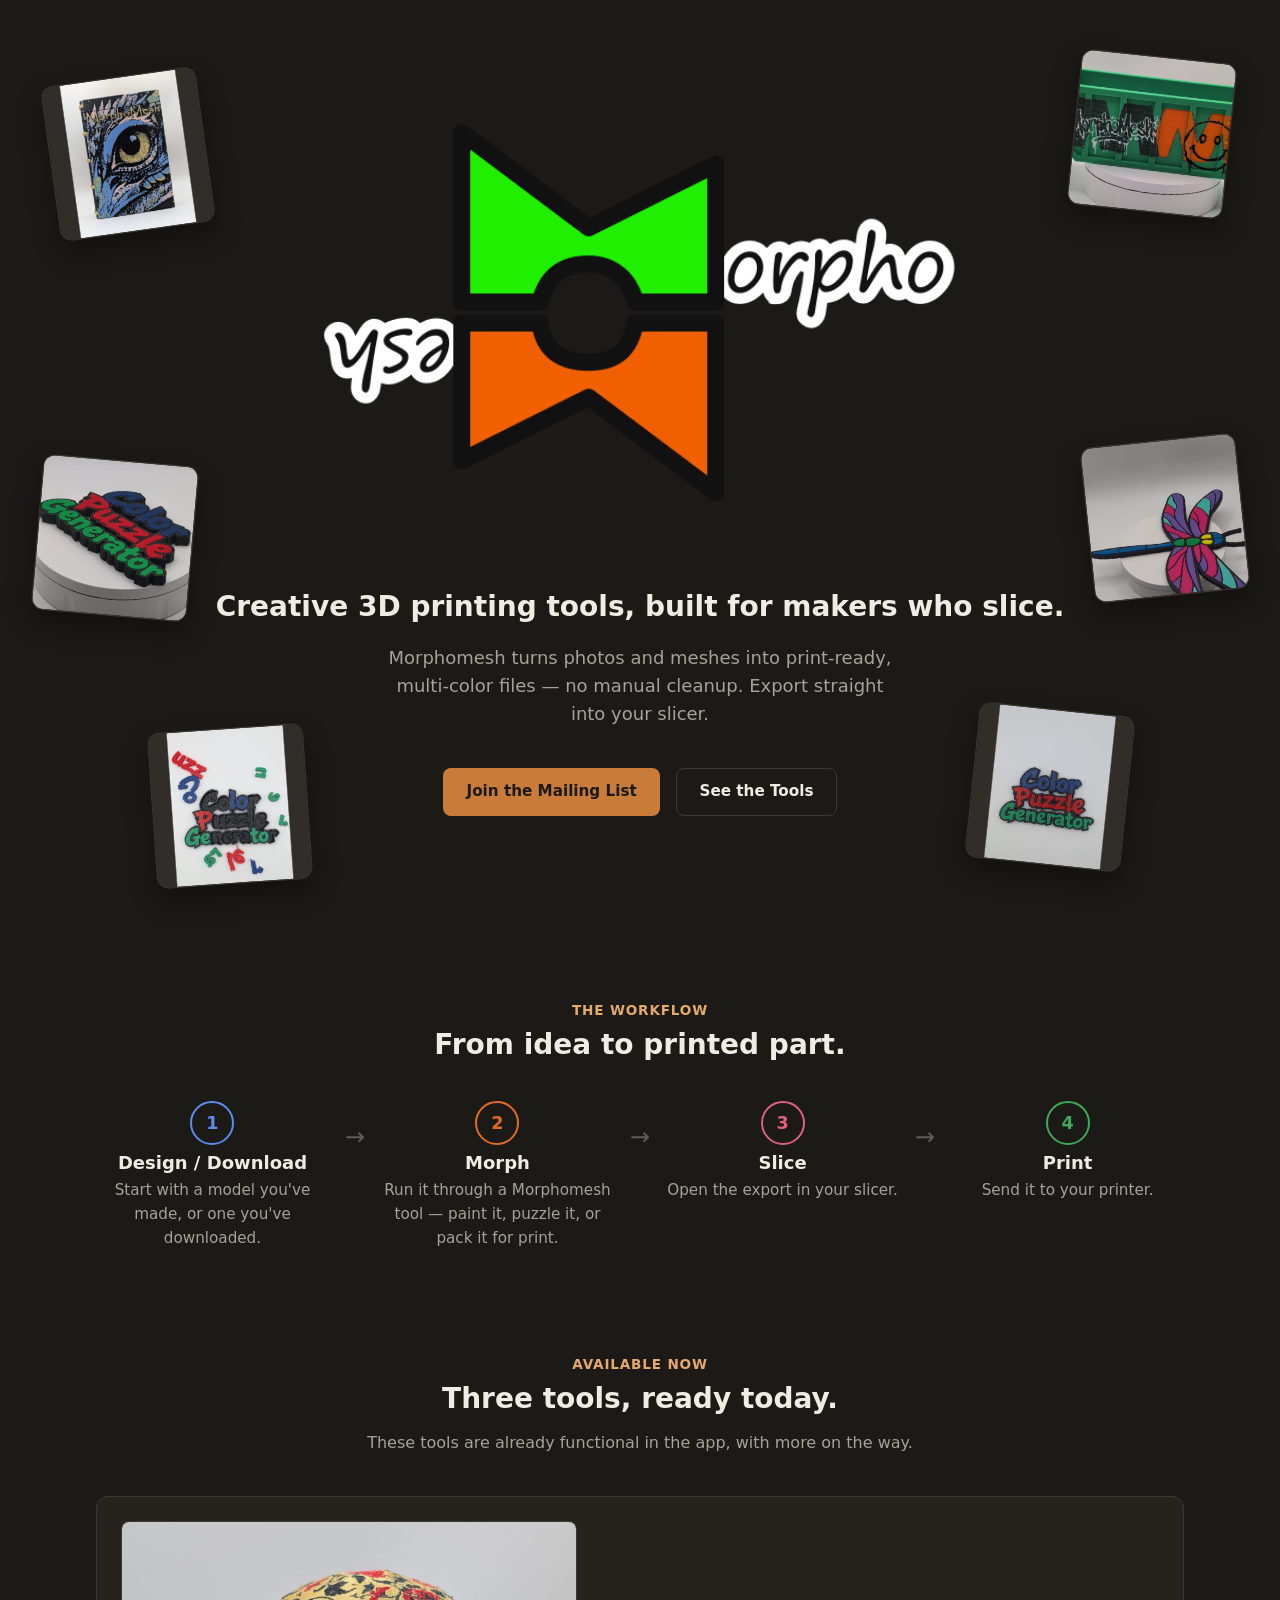
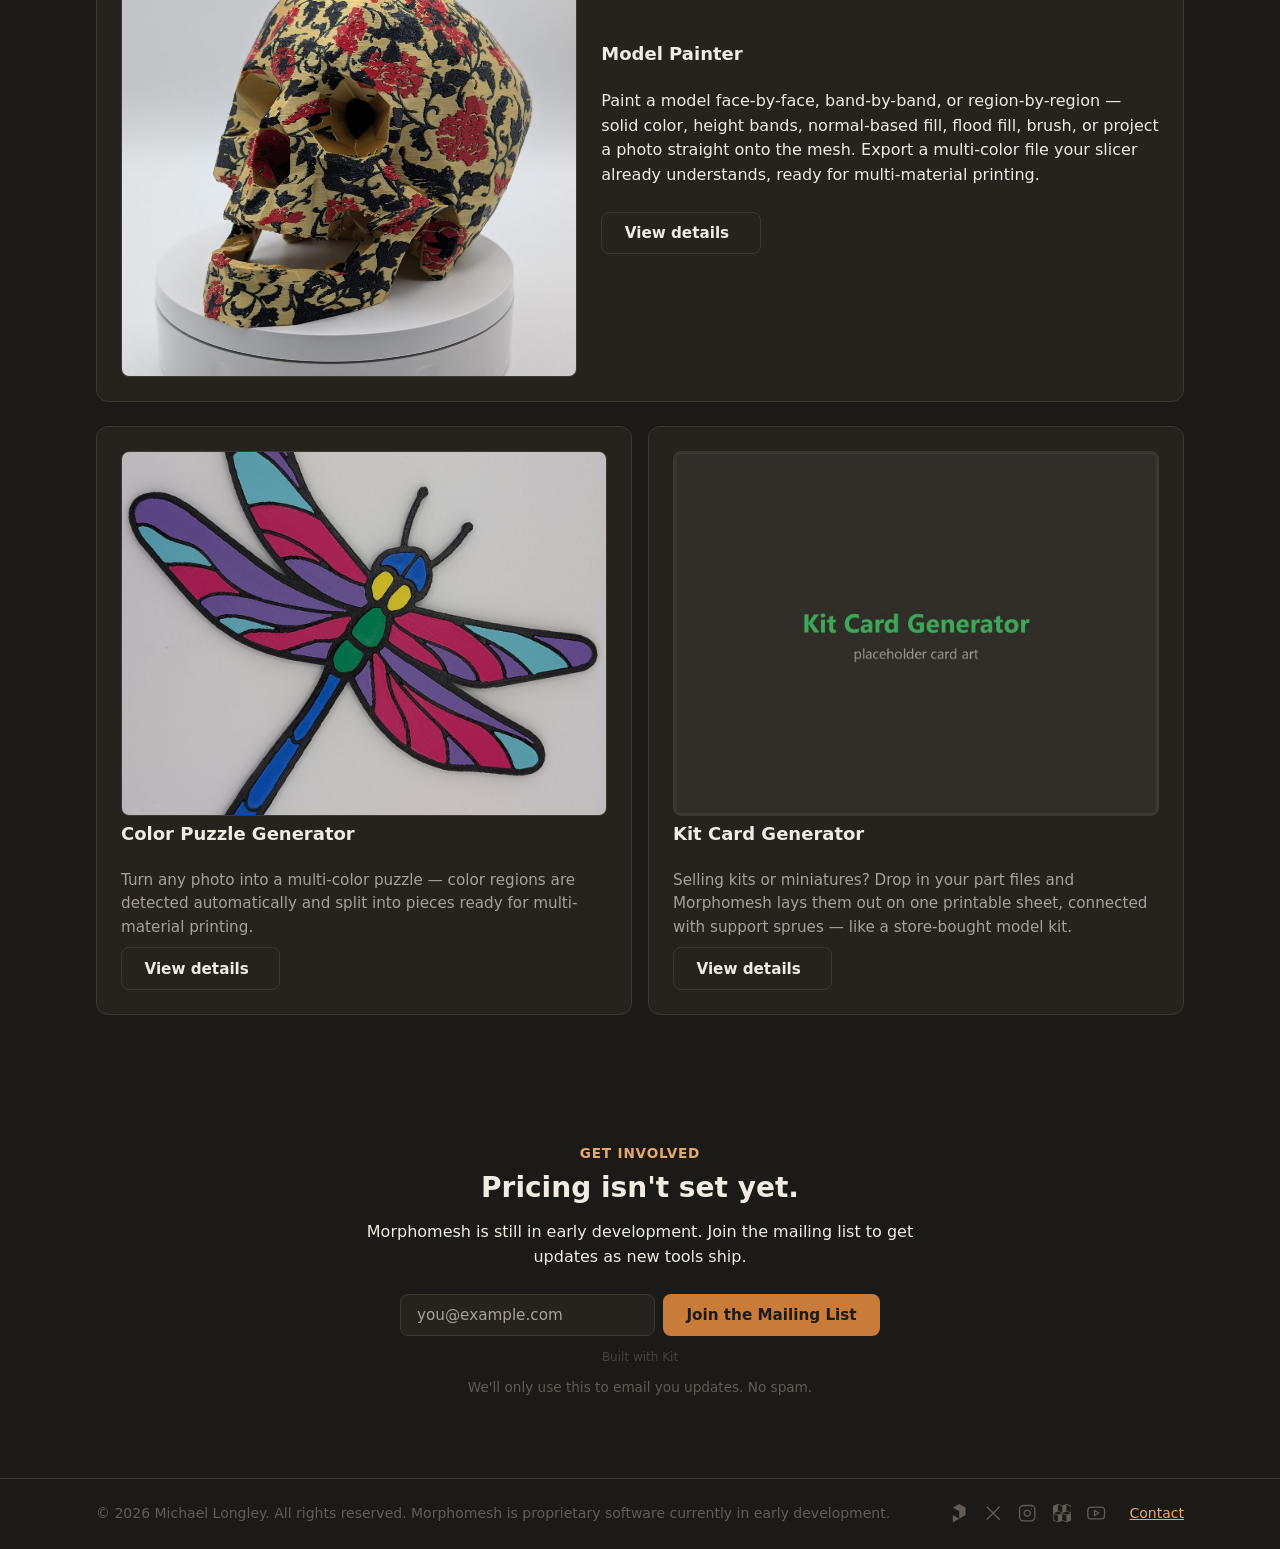
<file: index.html>
<!doctype html>
<html lang="en">
<head>
  <meta charset="UTF-8" />
  <meta name="viewport" content="width=device-width, initial-scale=1" />
  <title>Morphomesh — Creative 3D Printing Tools</title>
  <meta name="description" content="Morphomesh is a set of creative 3D printing tools — multi-color painting, photo-to-puzzle, and kit-card layout — built for makers who slice." />

  <!-- Open Graph -->
  <meta property="og:title" content="Morphomesh — Creative 3D Printing Tools" />
  <meta property="og:description" content="Creative 3D printing tools: multi-color painting, photo-to-puzzle, and kit-card layout." />
  <meta property="og:type" content="website" />
  <meta property="og:image" content="https://morphomesh.com/assets/og-image.png" />
  <meta property="og:image:width" content="1200" />
  <meta property="og:image:height" content="630" />
  <meta name="twitter:card" content="summary_large_image" />
  <meta name="twitter:image" content="https://morphomesh.com/assets/og-image.png" />

  <link rel="icon" type="image/svg+xml" href="assets/favicon-mark.svg" />
  <link rel="icon" href="assets/favicon.ico" sizes="any" />
  <link rel="apple-touch-icon" href="assets/apple-touch-icon.png" />
  <link rel="canonical" href="https://morphomesh.com/" />

  <link rel="preconnect" href="https://fonts.googleapis.com" />
  <link rel="preconnect" href="https://fonts.gstatic.com" crossorigin />
  <link rel="stylesheet" href="https://fonts.googleapis.com/css2?family=Patrick+Hand&display=swap" />

  <link rel="stylesheet" href="css/tokens.css" />
  <link rel="stylesheet" href="css/base.css" />
  <link rel="stylesheet" href="css/layout.css" />
  <link rel="stylesheet" href="css/components.css" />
</head>
<body>
  <a class="skip-link" href="#main">Skip to content</a>

  <a class="promo-banner" href="https://3dprintopia.com/" target="_blank" rel="noopener">
    Check it out at 3D Printopia, Booth 417 — Sept 26 &amp; 27, 2026
  </a>

  <header class="site-header">
    <div class="container">
      <a class="brand" href="#top">
        <svg class="brand-mark" viewBox="0 0 400 500" aria-hidden="true" xmlns="http://www.w3.org/2000/svg">
          <g stroke="currentColor" stroke-width="16" stroke-linecap="round" stroke-linejoin="round" fill="none">
            <path d="M 320,240 V 110 L 200,170 80,80 v 160 h 74 c 5.71703,-23.64924 20.8207,-35.92956 45.67351,-35.92956 24.85281,0 40.11394,16.49287 44.32649,35.92956 z" />
            <path d="M 320,260 V 420 L 200,330 80,390 V 260 h 74 c 3.00897,26.35731 20.92062,37.14212 45.77343,37.14212 24.85281,0 39.41223,-10.78481 44.22657,-37.14212 z" />
          </g>
        </svg>
        <span class="brand-wordmark">Morphomesh</span>
      </a>
      <nav class="site-nav" aria-label="Primary">
        <span class="pill">Coming Soon</span>
        <details class="nav-disclosure">
          <summary aria-label="Open navigation">&#9776;</summary>
          <div class="nav-links">
            <a href="#tools">Tools</a>
            <a href="#early-access">Updates</a>
          </div>
        </details>
      </nav>
    </div>
  </header>

  <main id="main">
    <section id="top" class="hero">
      <div class="hero-floaters" aria-hidden="true"><!-- populated from heroFloaterPool in js/main.js --></div>
      <div class="container hero-container">
        <div class="hero-brand">
          <h1 class="hero-wordmark">
            <img src="assets/morphomesh-logo-color-fullname-whitebackgroundtext.png" alt="Morphomesh" />
          </h1>
        </div>
        <p class="hero-tagline">Creative 3D printing tools, built for makers who slice.</p>
        <p class="hero-desc">Morphomesh turns photos and meshes into print-ready, multi-color files — no manual cleanup. Export straight into your slicer.</p>
        <div class="hero-actions">
          <a class="btn btn-primary" href="#early-access">Join the Mailing List</a>
          <a class="btn btn-secondary" href="#tools">See the Tools</a>
        </div>
      </div>
    </section>

    <section id="workflow">
      <div class="container">
        <div class="section-head">
          <span class="eyebrow">The Workflow</span>
          <h2>From idea to printed part.</h2>
        </div>
        <div class="workflow-steps">
          <div class="workflow-step">
            <span class="workflow-num workflow-num--blue">1</span>
            <h3>Design / Download</h3>
            <p>Start with a model you've made, or one you've downloaded.</p>
          </div>
          <span class="workflow-arrow" aria-hidden="true">&rarr;</span>
          <div class="workflow-step">
            <span class="workflow-num workflow-num--amber">2</span>
            <h3>Morph</h3>
            <p>Run it through a Morphomesh tool — paint it, puzzle it, or pack it for print.</p>
          </div>
          <span class="workflow-arrow" aria-hidden="true">&rarr;</span>
          <div class="workflow-step">
            <span class="workflow-num workflow-num--coral">3</span>
            <h3>Slice</h3>
            <p>Open the export in your slicer.</p>
          </div>
          <span class="workflow-arrow" aria-hidden="true">&rarr;</span>
          <div class="workflow-step">
            <span class="workflow-num workflow-num--teal">4</span>
            <h3>Print</h3>
            <p>Send it to your printer.</p>
          </div>
        </div>
      </div>
    </section>

    <section id="tools">
      <div class="container">
        <div class="section-head">
          <span class="eyebrow">Available Now</span>
          <h2>Three tools, ready today.</h2>
          <p>These tools are already functional in the app, with more on the way.</p>
        </div>

        <div class="card tool-featured">
          <div class="tool-card-art" aria-hidden="true" style="aspect-ratio: 1;">
            <video class="tool-card-media" data-role="video"
                   poster="assets/tools/model-painter/card.jpg"
                   muted loop playsinline preload="metadata">
              <source src="assets/tools/model-painter/final-clip.mp4" type="video/mp4">
            </video>
            <img class="tool-card-media tool-card-media-fallback"
                 src="assets/tools/model-painter/card.jpg" alt="">
          </div>
          <div class="tool-card-copy">
            <div class="tool-card-head">
              <h3>Model Painter</h3>
            </div>
            <p>Paint a model face-by-face, band-by-band, or region-by-region — solid color, height bands, normal-based fill, flood fill, brush, or project a photo straight onto the mesh. Export a multi-color file your slicer already understands, ready for multi-material printing.</p>
            <button type="button" class="btn btn-secondary tool-card-trigger" data-tool="model-painter">
              View details<span class="visually-hidden"> for Model Painter</span>
            </button>
          </div>
        </div>

        <div class="tool-grid">
          <div class="card tool-card">
            <div class="tool-card-art" aria-hidden="true">
              <video class="tool-card-media" data-role="video"
                     poster="assets/tools/color-puzzle-generator/card.jpg"
                     muted loop playsinline preload="metadata">
                <source src="assets/tools/color-puzzle-generator/final-clip.mp4" type="video/mp4">
              </video>
              <img class="tool-card-media tool-card-media-fallback"
                   src="assets/tools/color-puzzle-generator/card.jpg" alt="">
            </div>
            <div class="tool-card-head">
              <h3>Color Puzzle Generator</h3>
            </div>
            <p>Turn any photo into a multi-color puzzle — color regions are detected automatically and split into pieces ready for multi-material printing.</p>
            <button type="button" class="btn btn-secondary tool-card-trigger" data-tool="color-puzzle-generator">
              View details<span class="visually-hidden"> for Color Puzzle Generator</span>
            </button>
          </div>

          <div class="card tool-card">
            <div class="tool-card-art" aria-hidden="true">
              <video class="tool-card-media" data-role="video"
                     poster="assets/tools/kit-card-generator/card.jpg"
                     muted loop playsinline preload="metadata">
                <source src="assets/tools/kit-card-generator/final-clip.mp4" type="video/mp4">
              </video>
              <img class="tool-card-media tool-card-media-fallback"
                   src="assets/tools/kit-card-generator/card.jpg" alt="">
            </div>
            <div class="tool-card-head">
              <h3>Kit Card Generator</h3>
            </div>
            <p>Selling kits or miniatures? Drop in your part files and Morphomesh lays them out on one printable sheet, connected with support sprues — like a store-bought model kit.</p>
            <button type="button" class="btn btn-secondary tool-card-trigger" data-tool="kit-card-generator">
              View details<span class="visually-hidden"> for Kit Card Generator</span>
            </button>
          </div>
        </div>
      </div>
    </section>

    <dialog id="tool-modal" class="tool-modal">
      <form method="dialog" class="tool-modal-inner">
        <button type="submit" class="tool-modal-close" aria-label="Close">&times;</button>
        <div class="tool-modal-body"><!-- template content cloned in here by JS --></div>
      </form>
    </dialog>

    <!-- 3D Printopia signup popup — temporary; auto-disabled after the show by js/main.js. -->
    <dialog id="signup-modal" class="tool-modal signup-modal" aria-labelledby="signup-modal-title" tabindex="-1">
      <div class="tool-modal-inner">
        <form method="dialog" class="signup-modal-close-form">
          <button type="submit" class="tool-modal-close" aria-label="Close">&times;</button>
        </form>
        <span class="eyebrow">Welcome, 3D Printopia!</span>
        <h2 id="signup-modal-title">Join the mailing list</h2>
        <p class="modal-description">Morphomesh is still in early development. Get updates as new tools ship.</p>
        <form action="https://app.kit.com/forms/9769338/subscriptions" class="seva-form formkit-form" method="post" data-sv-form="9769338" data-uid="7a03fa3724" data-format="inline" data-version="5" data-options="{&quot;settings&quot;:{&quot;after_subscribe&quot;:{&quot;action&quot;:&quot;message&quot;,&quot;success_message&quot;:&quot;Success! Now check your email to confirm your subscription.&quot;,&quot;redirect_url&quot;:&quot;&quot;},&quot;analytics&quot;:{&quot;google&quot;:null,&quot;fathom&quot;:null,&quot;facebook&quot;:null,&quot;segment&quot;:null,&quot;pinterest&quot;:null,&quot;sparkloop&quot;:null,&quot;googletagmanager&quot;:null},&quot;modal&quot;:{&quot;trigger&quot;:&quot;timer&quot;,&quot;scroll_percentage&quot;:null,&quot;timer&quot;:5,&quot;devices&quot;:&quot;all&quot;,&quot;show_once_every&quot;:15},&quot;powered_by&quot;:{&quot;show&quot;:true,&quot;url&quot;:&quot;https://kit.com/features/forms?utm_campaign=poweredby&amp;utm_content=form&amp;utm_medium=referral&amp;utm_source=dynamic&quot;},&quot;recaptcha&quot;:{&quot;enabled&quot;:false},&quot;return_visitor&quot;:{&quot;action&quot;:&quot;show&quot;,&quot;custom_content&quot;:&quot;&quot;},&quot;slide_in&quot;:{&quot;display_in&quot;:&quot;bottom_right&quot;,&quot;trigger&quot;:&quot;timer&quot;,&quot;scroll_percentage&quot;:null,&quot;timer&quot;:5,&quot;devices&quot;:&quot;all&quot;,&quot;show_once_every&quot;:15},&quot;sticky_bar&quot;:{&quot;display_in&quot;:&quot;top&quot;,&quot;trigger&quot;:&quot;timer&quot;,&quot;scroll_percentage&quot;:null,&quot;timer&quot;:5,&quot;devices&quot;:&quot;all&quot;,&quot;show_once_every&quot;:15}},&quot;version&quot;:&quot;5&quot;}" min-width="400 500 600 700 800">
          <div data-style="clean">
            <ul class="formkit-alert formkit-alert-error" data-element="errors" data-group="alert"></ul>
            <div data-element="fields" data-stacked="false" class="seva-fields formkit-fields">
              <div class="formkit-field">
                <input class="formkit-input" name="email_address" aria-label="Email Address" placeholder="you@example.com" required type="email">
              </div>
              <button data-element="submit" class="formkit-submit btn btn-primary">
                <span class="formkit-spinner"><span></span><span></span><span></span></span>
                <span>Join the Mailing List</span>
              </button>
            </div>
            <div class="formkit-powered-by-convertkit-container">
              <a href="https://kit.com/features/forms?utm_campaign=poweredby&amp;utm_content=form&amp;utm_medium=referral&amp;utm_source=dynamic" data-element="powered-by" class="formkit-powered-by-convertkit" data-variant="dark" target="_blank" rel="nofollow noopener">Built with Kit</a>
            </div>
          </div>
        </form>
        <p class="privacy-note">We'll only use this to email you updates. No spam.</p>
      </div>
    </dialog>

    <template id="tpl-model-painter">
      <h2 id="modal-title-model-painter">Model Painter</h2>
      <p class="modal-description">Model Painter gives you a full multi-color toolkit: paint face-by-face, band-by-band, or region-by-region with solid color, height bands, normal-based fill, flood fill, or a brush — or wrap a photo directly onto the model's surface, conforming to its curves instead of sitting flat on top. However you paint it, Model Painter exports with native slicer color data so it prints correctly with your multi-color setup.</p>
      <div class="carousel">
        <div class="carousel-track">
          <div class="carousel-slide">
            <video controls muted preload="metadata" poster="assets/tools/model-painter/PXL_20260824_172337851-poster.jpg">
              <source src="assets/tools/model-painter/PXL_20260824_172337851.mp4" type="video/mp4">
            </video>
          </div>
          <div class="carousel-slide">
            <video controls muted preload="metadata" poster="assets/tools/model-painter/Flower-Panda_PLA_21h18m_20260825160813-poster.jpg">
              <source src="assets/tools/model-painter/Flower-Panda_PLA_21h18m_20260825160813.mp4" type="video/mp4">
            </video>
          </div>
          <div class="carousel-slide">
            <video controls muted preload="metadata" poster="assets/tools/model-painter/final-clip-poster.jpg">
              <source src="assets/tools/model-painter/final-clip.mp4" type="video/mp4">
            </video>
          </div>
          <div class="carousel-slide">
            <img src="assets/tools/model-painter/gallery-1.jpg" alt="[Add alt text for Model Painter gallery image 1]">
          </div>
          <div class="carousel-slide">
            <video controls muted preload="metadata" poster="assets/tools/model-painter/PXL_20260827_163330833-poster.jpg">
              <source src="assets/tools/model-painter/PXL_20260827_163330833.mp4" type="video/mp4">
            </video>
          </div>
        </div>
        <button type="button" class="carousel-nav carousel-prev" aria-label="Previous">&#8249;</button>
        <button type="button" class="carousel-nav carousel-next" aria-label="Next">&#8250;</button>
        <div class="carousel-thumbs"></div>
      </div>
    </template>

    <template id="tpl-color-puzzle-generator">
      <h2 id="modal-title-color-puzzle-generator">Color Puzzle Generator</h2>
      <p class="modal-description">Turn any picture into a 3D puzzle. Drop in an image and Color Puzzle Generator automatically separates it into color-matched, interlocking layers ready to print and assemble as a physical puzzle or wall piece.</p>
      <p class="modal-description">Prefer a single finished piece instead? A print-in-place mode fuses all the parts together during printing, so it comes off the plate as one permanent object rather than separate pieces to assemble.</p>
      <div class="carousel">
        <div class="carousel-track">
          <div class="carousel-slide">
            <video controls muted preload="metadata" poster="assets/tools/color-puzzle-generator/final-clip-poster.jpg">
              <source src="assets/tools/color-puzzle-generator/final-clip.mp4" type="video/mp4">
            </video>
          </div>
          <div class="carousel-slide">
            <img src="assets/tools/color-puzzle-generator/gallery-1.jpg" alt="[Add alt text for Color Puzzle Generator gallery image 1]">
          </div>
          <div class="carousel-slide">
            <img src="assets/tools/color-puzzle-generator/gallery-2.jpg" alt="[Add alt text for Color Puzzle Generator gallery image 2]">
          </div>
          <div class="carousel-slide">
            <img src="assets/tools/color-puzzle-generator/gallery-3.jpg" alt="[Add alt text for Color Puzzle Generator gallery image 3]">
          </div>
          <div class="carousel-slide">
            <video controls muted preload="metadata" poster="assets/tools/color-puzzle-generator/PXL_20260902_195515162-poster.jpg">
              <source src="assets/tools/color-puzzle-generator/PXL_20260902_195515162.mp4" type="video/mp4">
            </video>
          </div>
          <div class="carousel-slide">
            <video controls muted preload="metadata" poster="assets/tools/color-puzzle-generator/PXL_20260903_183203418-poster.jpg">
              <source src="assets/tools/color-puzzle-generator/PXL_20260903_183203418.mp4" type="video/mp4">
            </video>
          </div>
        </div>
        <button type="button" class="carousel-nav carousel-prev" aria-label="Previous">&#8249;</button>
        <button type="button" class="carousel-nav carousel-next" aria-label="Next">&#8250;</button>
        <div class="carousel-thumbs"></div>
      </div>
    </template>

    <template id="tpl-kit-card-generator">
      <h2 id="modal-title-kit-card-generator">Kit Card Generator</h2>
      <p class="modal-description">Give your printed kits a professional finish. Kit Card Generator automatically arranges all the parts of a kit — STL, 3MF, or a whole folder of files — into a labeled, framed card with parts connected by printed support spurs, so what comes off the plate looks ready to sell, not ready to sort.</p>
      <div class="carousel">
        <div class="carousel-track">
          <div class="carousel-slide">
            <video controls muted preload="metadata" poster="assets/tools/kit-card-generator/card.jpg">
              <source src="assets/tools/kit-card-generator/final-clip.mp4" type="video/mp4">
            </video>
          </div>
          <div class="carousel-slide">
            <img src="assets/tools/kit-card-generator/gallery-1.jpg" alt="[Add alt text for Kit Card Generator gallery image 1]">
          </div>
          <div class="carousel-slide">
            <img src="assets/tools/kit-card-generator/gallery-2.jpg" alt="[Add alt text for Kit Card Generator gallery image 2]">
          </div>
          <div class="carousel-slide">
            <img src="assets/tools/kit-card-generator/gallery-3.jpg" alt="[Add alt text for Kit Card Generator gallery image 3]">
          </div>
        </div>
        <button type="button" class="carousel-nav carousel-prev" aria-label="Previous">&#8249;</button>
        <button type="button" class="carousel-nav carousel-next" aria-label="Next">&#8250;</button>
        <div class="carousel-thumbs"></div>
      </div>
    </template>

    <section id="early-access" class="early-access">
      <div class="container">
        <span class="eyebrow">Get Involved</span>
        <h2>Pricing isn't set yet.</h2>
        <p>Morphomesh is still in early development. Join the mailing list to get updates as new tools ship.</p>

        <script src="https://f.convertkit.com/ckjs/ck.5.js"></script>
        <form action="https://app.kit.com/forms/9769338/subscriptions" class="seva-form formkit-form" method="post" data-sv-form="9769338" data-uid="7a03fa3724" data-format="inline" data-version="5" data-options="{&quot;settings&quot;:{&quot;after_subscribe&quot;:{&quot;action&quot;:&quot;message&quot;,&quot;success_message&quot;:&quot;Success! Now check your email to confirm your subscription.&quot;,&quot;redirect_url&quot;:&quot;&quot;},&quot;analytics&quot;:{&quot;google&quot;:null,&quot;fathom&quot;:null,&quot;facebook&quot;:null,&quot;segment&quot;:null,&quot;pinterest&quot;:null,&quot;sparkloop&quot;:null,&quot;googletagmanager&quot;:null},&quot;modal&quot;:{&quot;trigger&quot;:&quot;timer&quot;,&quot;scroll_percentage&quot;:null,&quot;timer&quot;:5,&quot;devices&quot;:&quot;all&quot;,&quot;show_once_every&quot;:15},&quot;powered_by&quot;:{&quot;show&quot;:true,&quot;url&quot;:&quot;https://kit.com/features/forms?utm_campaign=poweredby&amp;utm_content=form&amp;utm_medium=referral&amp;utm_source=dynamic&quot;},&quot;recaptcha&quot;:{&quot;enabled&quot;:false},&quot;return_visitor&quot;:{&quot;action&quot;:&quot;show&quot;,&quot;custom_content&quot;:&quot;&quot;},&quot;slide_in&quot;:{&quot;display_in&quot;:&quot;bottom_right&quot;,&quot;trigger&quot;:&quot;timer&quot;,&quot;scroll_percentage&quot;:null,&quot;timer&quot;:5,&quot;devices&quot;:&quot;all&quot;,&quot;show_once_every&quot;:15},&quot;sticky_bar&quot;:{&quot;display_in&quot;:&quot;top&quot;,&quot;trigger&quot;:&quot;timer&quot;,&quot;scroll_percentage&quot;:null,&quot;timer&quot;:5,&quot;devices&quot;:&quot;all&quot;,&quot;show_once_every&quot;:15}},&quot;version&quot;:&quot;5&quot;}" min-width="400 500 600 700 800">
          <div data-style="clean">
            <ul class="formkit-alert formkit-alert-error" data-element="errors" data-group="alert"></ul>
            <div data-element="fields" data-stacked="false" class="seva-fields formkit-fields">
              <div class="formkit-field">
                <input class="formkit-input" name="email_address" aria-label="Email Address" placeholder="you@example.com" required type="email">
              </div>
              <button data-element="submit" class="formkit-submit btn btn-primary">
                <span class="formkit-spinner"><span></span><span></span><span></span></span>
                <span>Join the Mailing List</span>
              </button>
            </div>
            <div class="formkit-powered-by-convertkit-container">
              <a href="https://kit.com/features/forms?utm_campaign=poweredby&amp;utm_content=form&amp;utm_medium=referral&amp;utm_source=dynamic" data-element="powered-by" class="formkit-powered-by-convertkit" data-variant="dark" target="_blank" rel="nofollow noopener">Built with Kit</a>
            </div>
          </div>
        </form>
        <p class="privacy-note">We'll only use this to email you updates. No spam.</p>
      </div>
    </section>
  </main>

  <footer class="site-footer">
    <div class="container">
      <span>&copy; <span id="year">2026</span> Michael Longley. All rights reserved. Morphomesh is proprietary software currently in early development.</span>
      <div class="footer-links">
        <div class="social-links" aria-label="Morphomesh on social media">
          <a href="https://www.printables.com/@Morphomesh_5211551" target="_blank" rel="noopener" aria-label="Morphomesh on Printables">
            <svg viewBox="0 0 24.344 35" fill="currentColor" aria-hidden="true">
              <path d="m0 35 12.172-7L0 21ZM12.172 0 0 7l12.172 7v14l12.172-7V7Z" />
            </svg>
          </a>
          <a href="https://x.com/Morphomesh" target="_blank" rel="noopener" aria-label="Morphomesh on X">
            <svg viewBox="0 0 24 24" fill="none" stroke="currentColor" stroke-width="1.75" stroke-linecap="round" stroke-linejoin="round" aria-hidden="true">
              <path d="M4 4 L20 20" />
              <path d="M20 4 L4 20" />
            </svg>
          </a>
          <a href="https://www.instagram.com/morphomesh/" target="_blank" rel="noopener" aria-label="Morphomesh on Instagram">
            <svg viewBox="0 0 24 24" fill="none" stroke="currentColor" stroke-width="1.75" stroke-linecap="round" stroke-linejoin="round" aria-hidden="true">
              <rect x="2" y="2" width="20" height="20" rx="5" />
              <path d="M16 11.37A4 4 0 1 1 12.63 8 4 4 0 0 1 16 11.37z" />
              <line x1="17.5" y1="6.5" x2="17.51" y2="6.5" />
            </svg>
          </a>
          <a href="https://makerworld.com/en/@Morphomesh" target="_blank" rel="noopener" aria-label="Morphomesh on MakerWorld">
            <svg viewBox="0 0 22 22" fill="currentColor" aria-hidden="true">
              <path d="M16.3805 0.123209L21.4423 2.10813L22 2.32835V19.6716L21.4423 19.8919L16.3805 21.8768L16.0613 22L15.7431 21.8768L10.9995 20.0248L6.25693 21.8768L5.93771 22L5.61946 21.8768L0.557664 19.8919L0 19.6716V2.32835L0.557664 2.10813L5.61946 0.123209L5.93771 0L6.25693 0.123209L10.9995 1.97619L15.7431 0.123209L16.0613 0L16.3805 0.123209ZM0.858394 19.0634L5.92019 21.0473V13.8935L0.858394 11.9173V19.0634ZM10.9908 19.0634L16.0526 21.0473V13.8935L10.9908 11.9173V19.0634ZM1.1854 10.9035L0.946959 11.0005L1.1854 11.0975L5.92895 12.9495L10.6725 11.0975L10.9109 11.0005L10.6725 10.9035L5.92895 9.05049L1.1854 10.9035ZM11.31 10.9035L11.0706 11.0005L11.31 11.0975L16.0526 12.9495L20.7961 11.0975L21.0355 11.0005L20.7961 10.9035L16.0526 9.05049L11.31 10.9035ZM5.92019 8.10654L10.982 10.0827V2.92887L5.92019 0.943952V8.10654ZM16.0526 8.10654L21.1144 10.0827V2.92887L16.0526 0.943952V8.10654Z" />
            </svg>
          </a>
          <a href="https://youtube.com/@morphomesh" target="_blank" rel="noopener" aria-label="Morphomesh on YouTube">
            <svg viewBox="0 0 24 24" fill="none" stroke="currentColor" stroke-width="1.75" stroke-linecap="round" stroke-linejoin="round" aria-hidden="true">
              <path d="M22.54 6.42a2.78 2.78 0 0 0-1.94-2C18.88 4 12 4 12 4s-6.88 0-8.6.46a2.78 2.78 0 0 0-1.94 2A29 29 0 0 0 1 11.75a29 29 0 0 0 .46 5.33A2.78 2.78 0 0 0 3.4 19c1.72.46 8.6.46 8.6.46s6.88 0 8.6-.46a2.78 2.78 0 0 0 1.94-2 29 29 0 0 0 .46-5.25 29 29 0 0 0-.46-5.33z" />
              <polygon points="9.75 15.02 15.5 11.75 9.75 8.48 9.75 15.02" />
            </svg>
          </a>
        </div>
        <a href="mailto:morphomesh3d@gmail.com">Contact</a>
      </div>
    </div>
  </footer>

  <script src="js/main.js"></script>
</body>
</html>
</file>
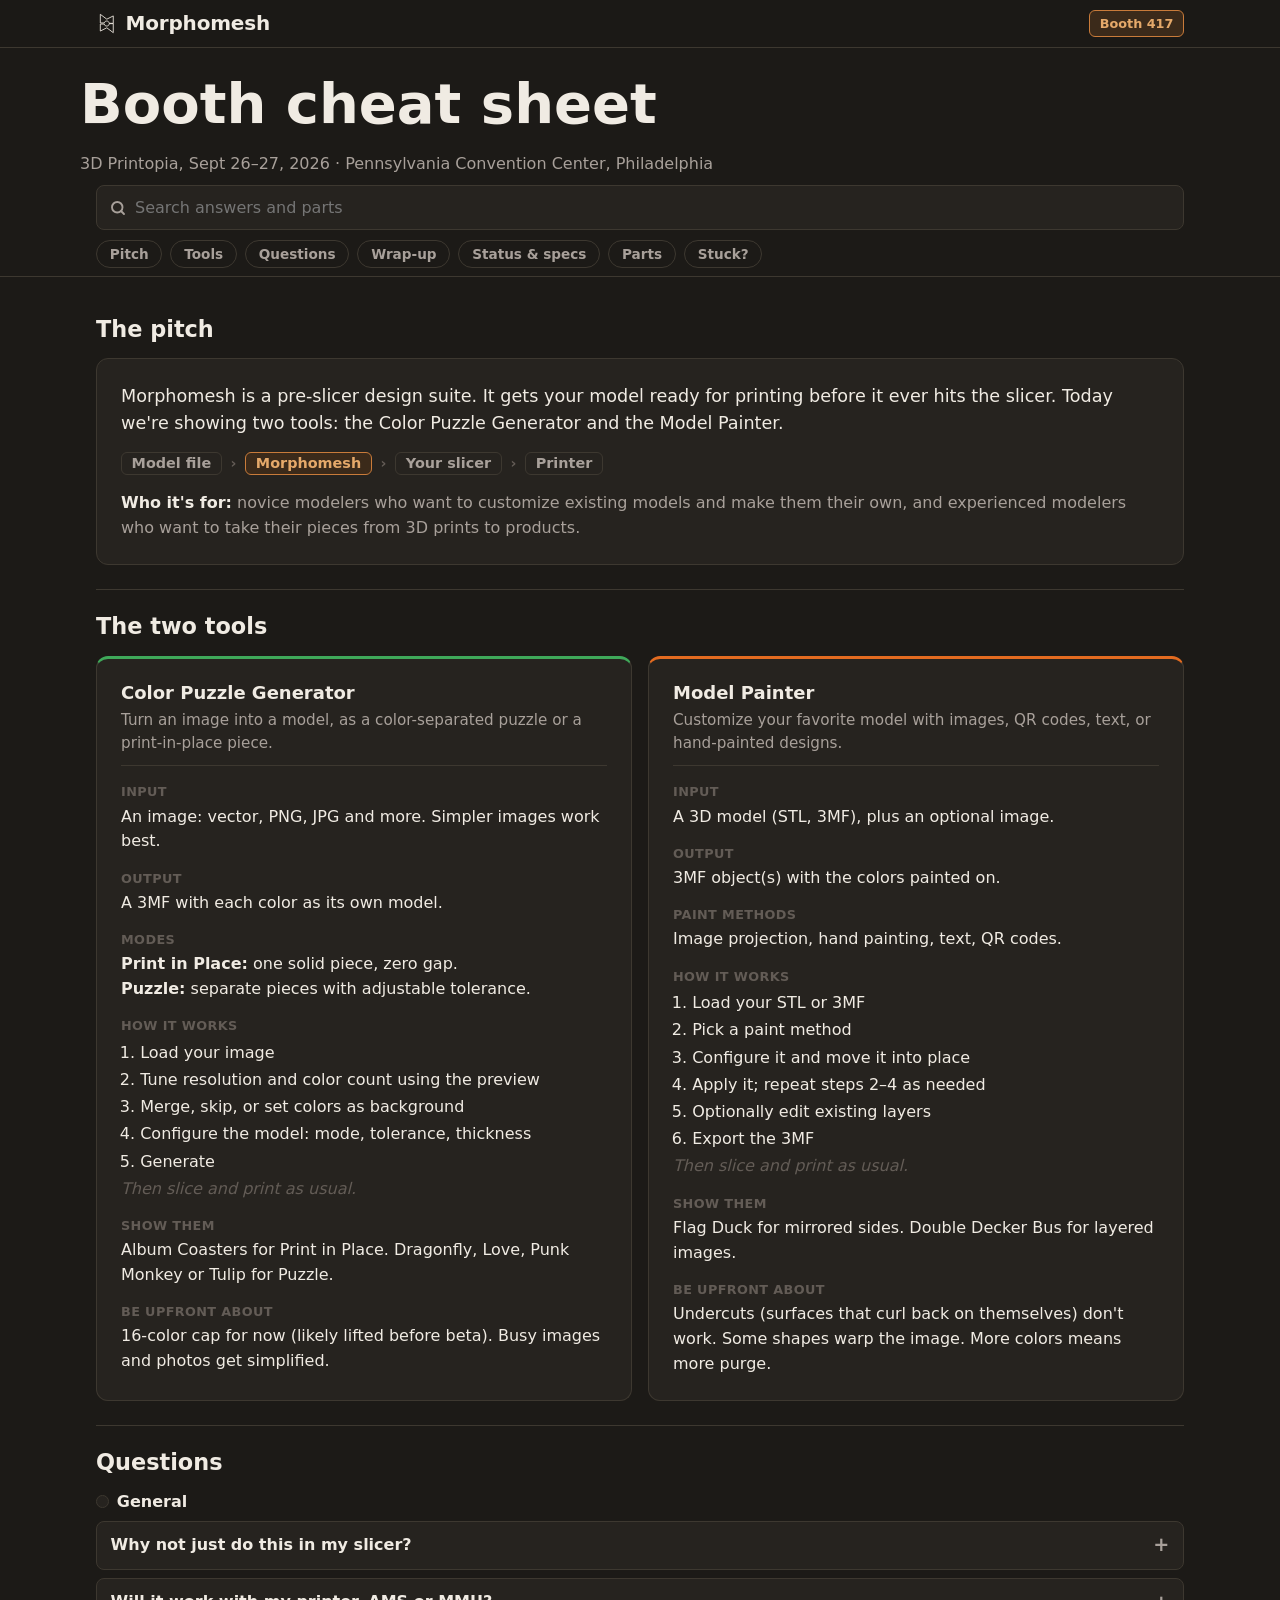
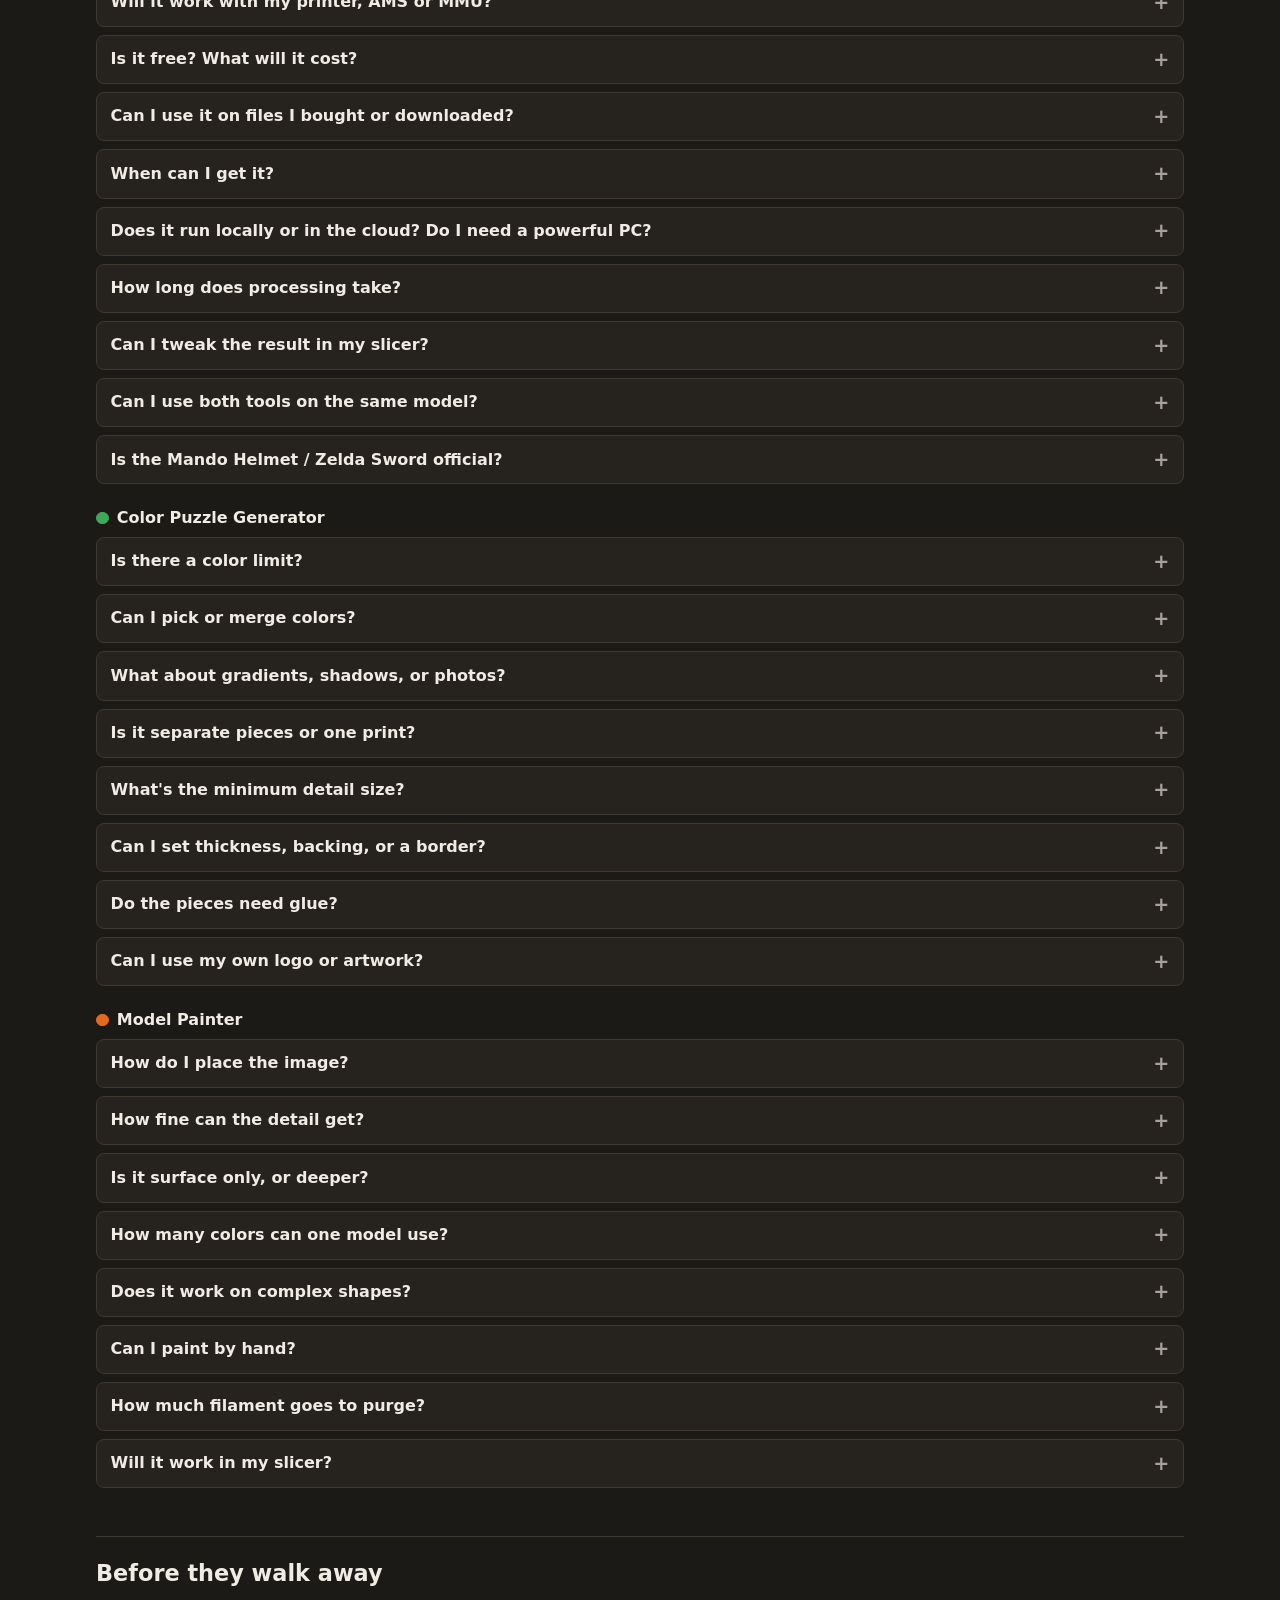
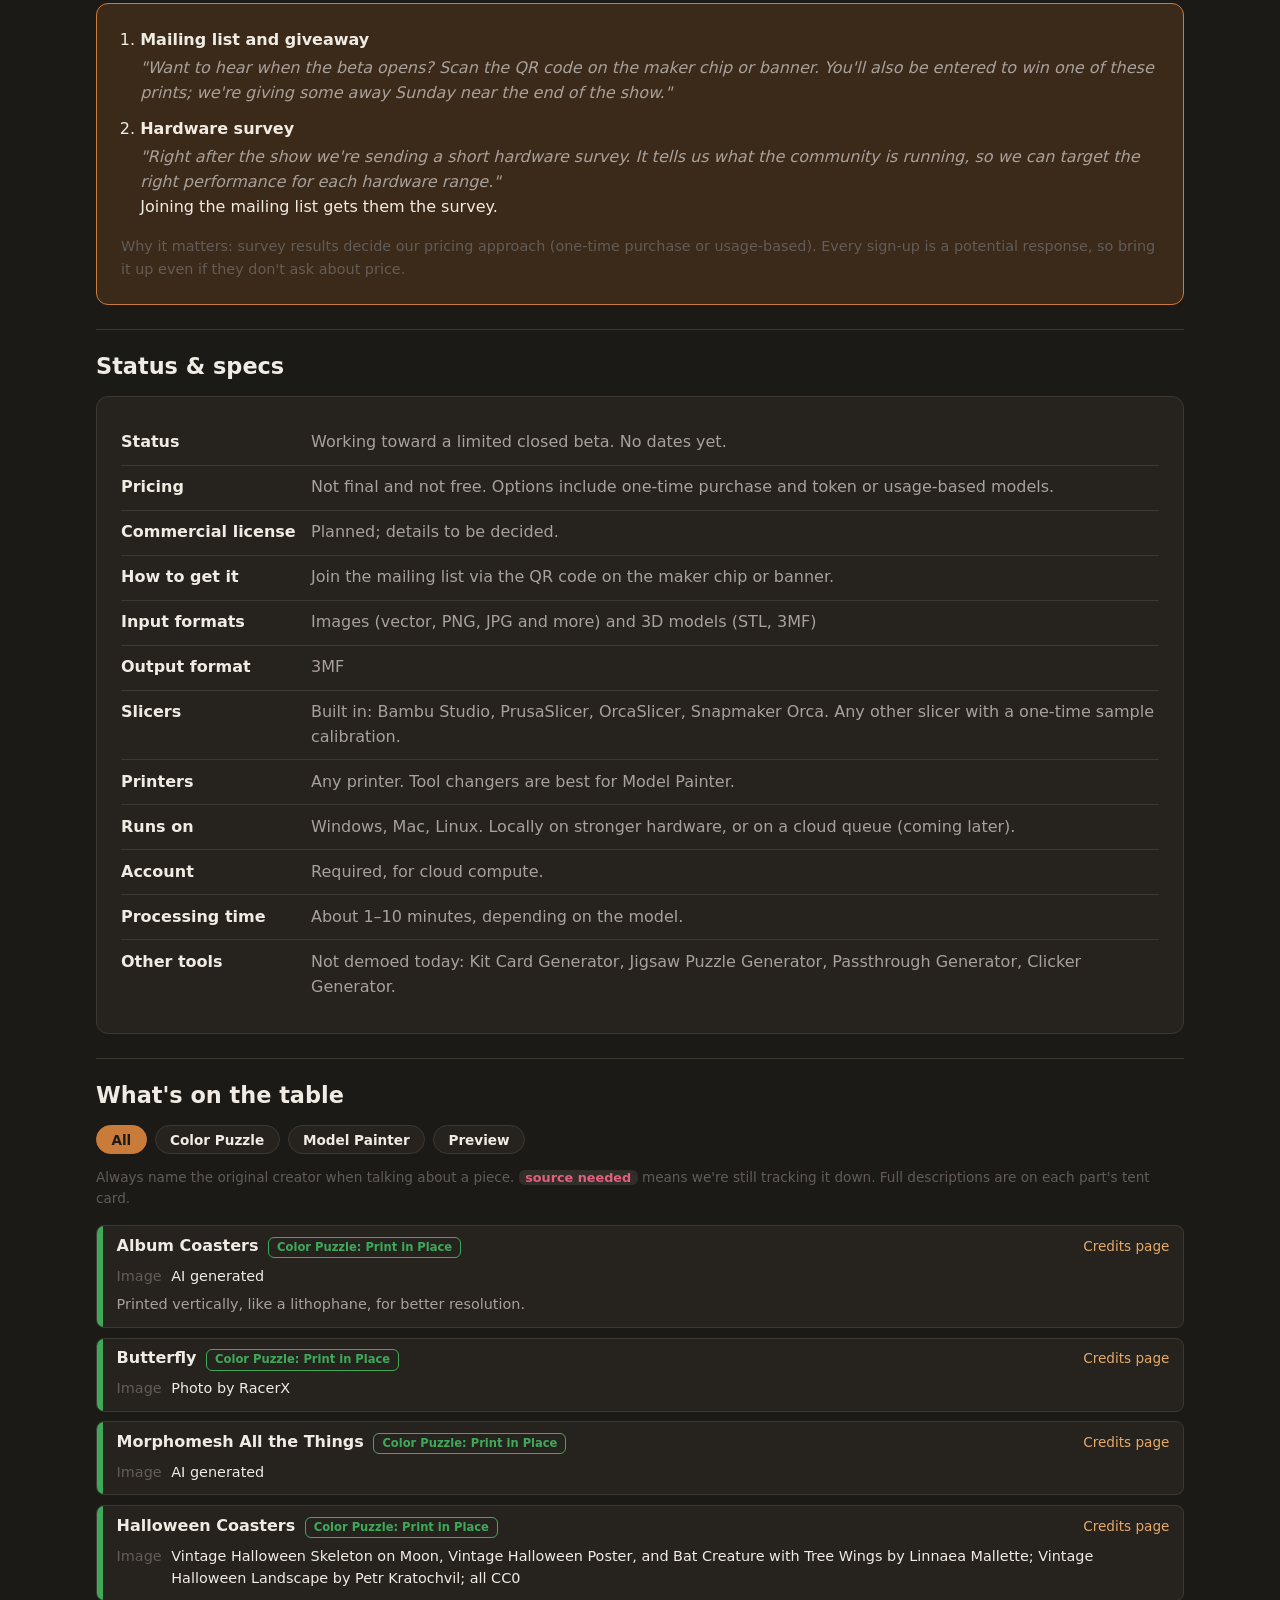
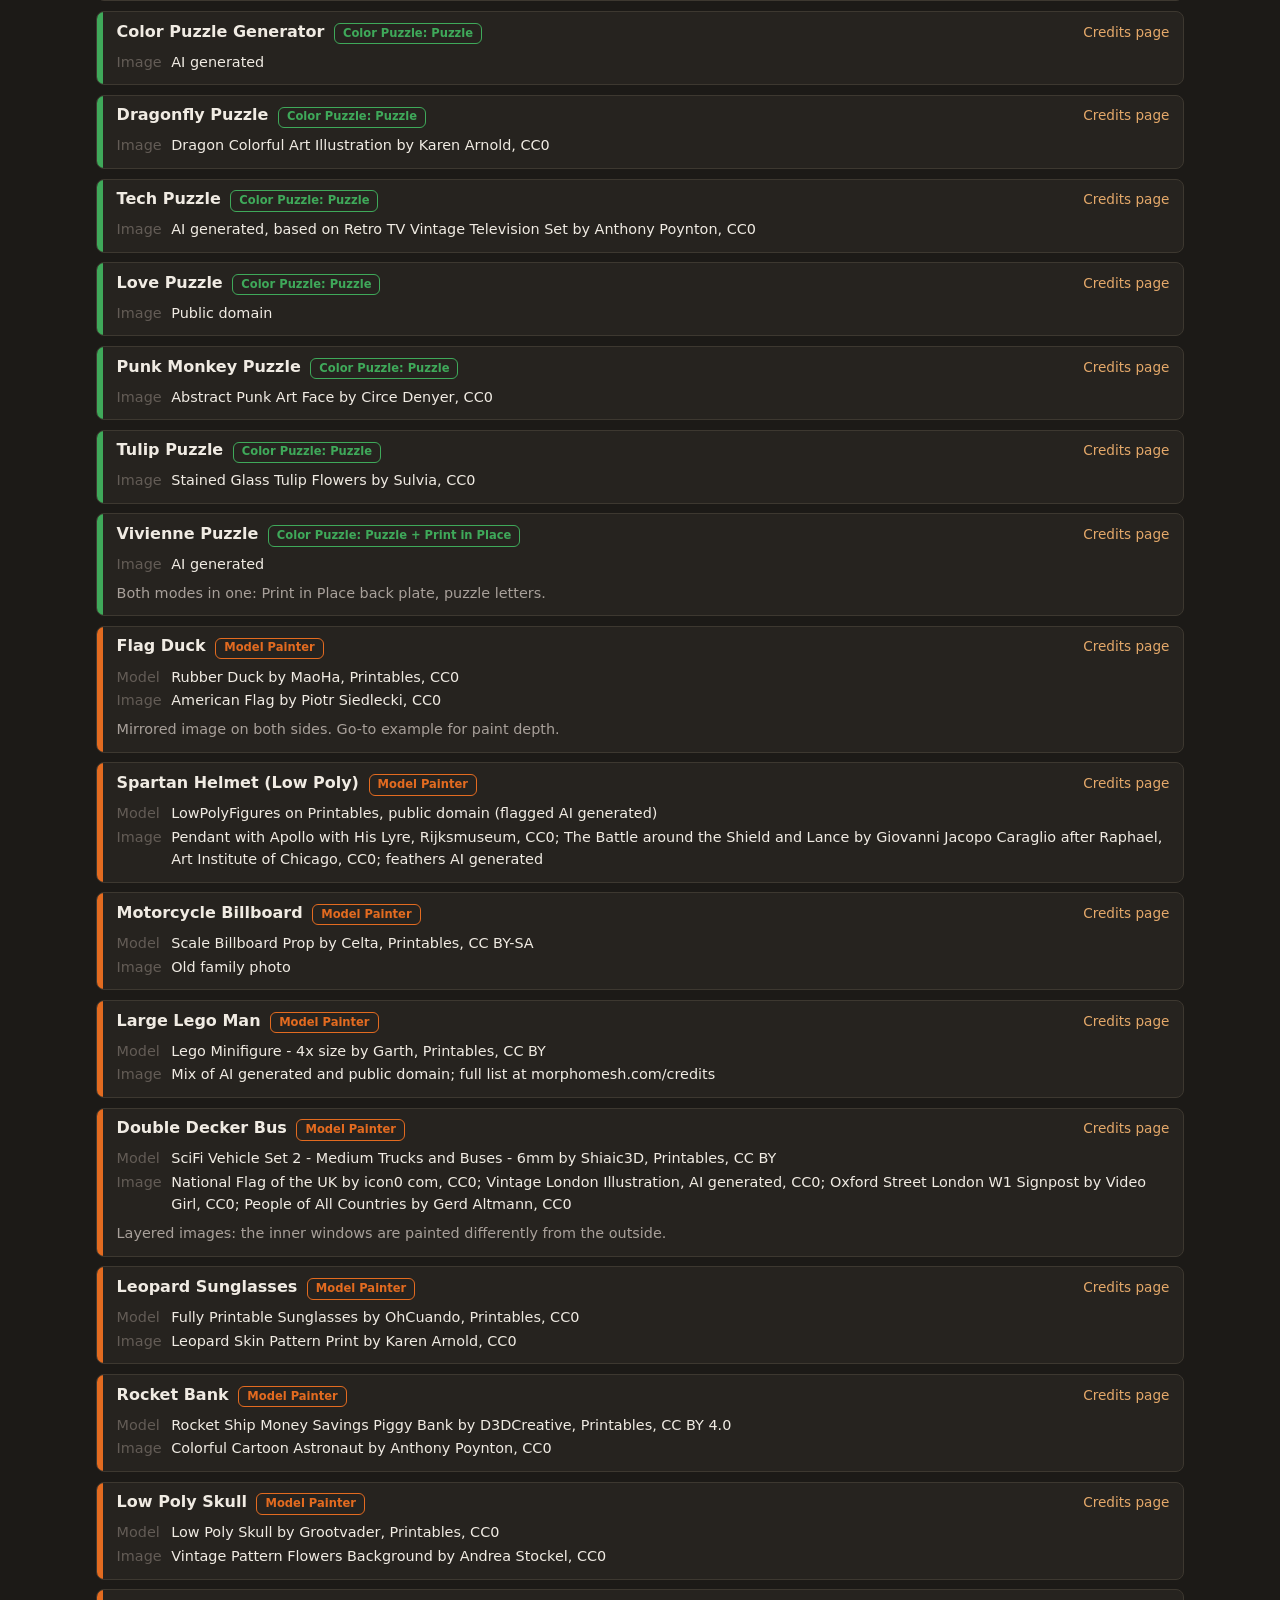
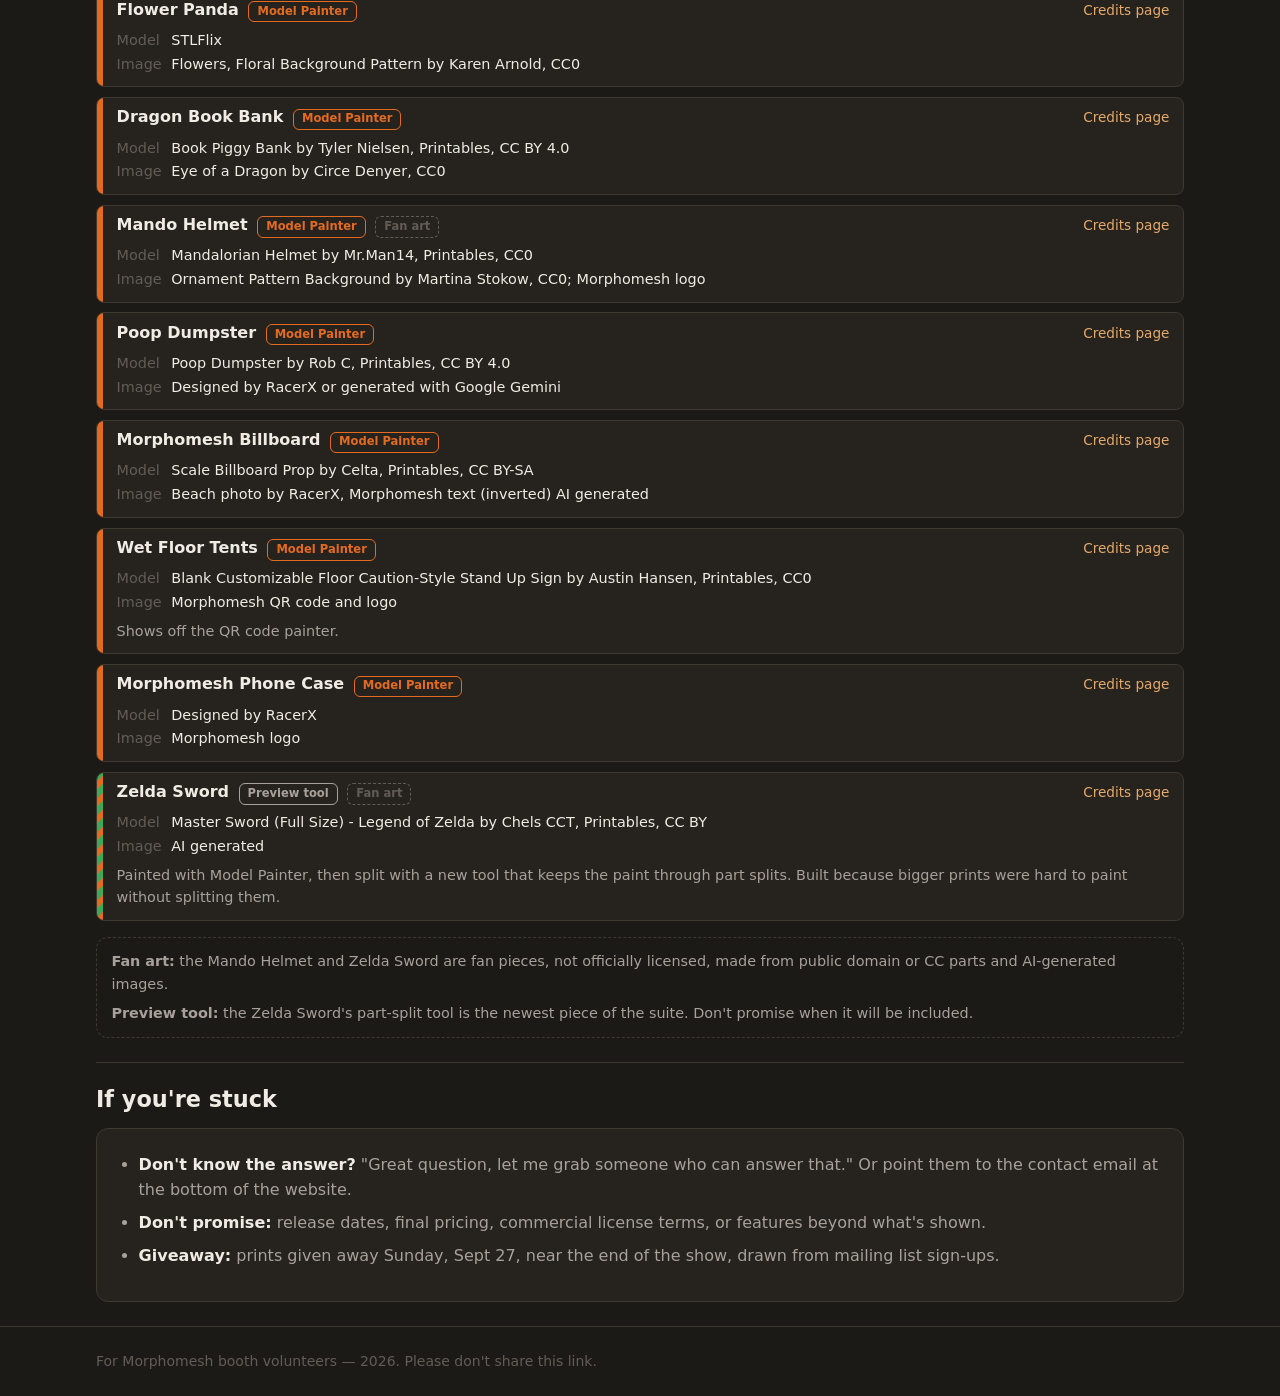
<file: booth/index.html>
<!doctype html>
<html lang="en">
<head>
<meta charset="UTF-8" />
<meta name="viewport" content="width=device-width, initial-scale=1, viewport-fit=cover" />
<meta name="robots" content="noindex, nofollow" />
<title>Morphomesh booth cheat sheet</title>

<link rel="icon" type="image/svg+xml" href="/assets/favicon-mark.svg" />
<link rel="icon" href="/assets/favicon.ico" sizes="any" />
<link rel="apple-touch-icon" href="/assets/apple-touch-icon.png" />

<link rel="preconnect" href="https://fonts.googleapis.com" />
<link rel="preconnect" href="https://fonts.gstatic.com" crossorigin />
<link rel="stylesheet" href="https://fonts.googleapis.com/css2?family=Patrick+Hand&display=swap" />

<link rel="stylesheet" href="/css/tokens.css" />
<link rel="stylesheet" href="/css/base.css" />
<link rel="stylesheet" href="/css/layout.css" />
<link rel="stylesheet" href="/css/components.css" />

<style>
/* Booth cheat sheet — page-specific components, built on the shared tokens
   rather than a separate palette, so this stays visually part of the site. */
main.container{padding-top:var(--space-2)}
#main section{padding:var(--space-3) 0;border-top:1px solid var(--border)}
#main section:first-of-type{border-top:0}
#main h2{font-size:1.4rem;margin-bottom:var(--space-2)}

.booth-intro{padding:var(--space-3) 0 0}
.booth-intro p{color:var(--text-muted);margin:0}

/* Sticky search bar */
.bar{position:sticky;top:0;z-index:5;background:var(--bg);padding:var(--space-1) 0;padding-top:calc(var(--space-1) + env(safe-area-inset-top,0px));margin-top:calc(-1 * env(safe-area-inset-top,0px));border-bottom:1px solid var(--border)}
.search{display:flex;align-items:center;gap:.5rem;border:1px solid var(--border);border-radius:var(--radius-btn);background:var(--surface);padding:0 .75rem}
.search svg{flex:none;color:var(--text-muted)}
.search input{flex:1;min-width:0;border:0;background:transparent;color:var(--text);font:1rem/1.4 var(--font-body);padding:.65rem 0}
.search input:focus{outline:none}
.search:focus-within{border-color:var(--accent);box-shadow:0 0 0 2px var(--accent-wash)}
.clear{border:0;background:none;color:var(--text-muted);font:600 .85rem var(--font-body);cursor:pointer;padding:.4rem}
nav.jump{display:flex;gap:.5rem;overflow-x:auto;padding-top:.6rem;scrollbar-width:none}
nav.jump::-webkit-scrollbar{display:none}
nav.jump a{flex:none;text-decoration:none;font:600 .85rem var(--font-body);color:var(--text-muted);border:1px solid var(--border);border-radius:999px;padding:.3rem .8rem}
nav.jump a:hover{color:var(--text);border-color:var(--accent)}

/* Pitch */
.pitch{font-size:1.1rem;line-height:1.5;margin:0}
.flow{display:flex;flex-wrap:wrap;align-items:center;gap:.4rem;margin:var(--space-2) 0 0;padding:0;list-style:none;font:600 .9rem var(--font-body)}
.flow li{border:1px solid var(--border);border-radius:var(--radius-badge);padding:.15rem .6rem;color:var(--text-muted)}
.flow li.us{background:var(--accent-wash);border-color:var(--accent);color:var(--accent-text)}
.flow li.arrow{border:0;padding:0 .15rem;color:var(--text-dim)}
.who{margin:var(--space-2) 0 0;color:var(--text-muted)}
.who b{color:var(--text)}

/* Tool cards */
.tools{display:grid;grid-template-columns:1fr 1fr;gap:var(--space-2);margin-top:var(--space-2)}
@media (max-width:680px){.tools{grid-template-columns:1fr}}
.tool{border-top:3px solid var(--border)}
.tool.puzzle{border-top-color:var(--mm-print-teal)}
.tool.painter{border-top-color:var(--mm-print-amber)}
.tool-head{padding-bottom:.6rem;margin-bottom:.2rem;border-bottom:1px solid var(--border)}
.tool-head h3{margin:0}
.tool-head p{margin:.3rem 0 0;color:var(--text-muted);font-size:.95rem}
.tool dl{margin:var(--space-2) 0 0;padding:0}
.tool dt{font-weight:600;font-size:.8rem;color:var(--text-dim);text-transform:uppercase;letter-spacing:.03em;margin-top:.9rem}
.tool dt:first-child{margin-top:0}
.tool dd{margin:.15rem 0 0}
.tool ol{margin:.3rem 0 0;padding-left:1.2em}
.tool ol li{margin:.15rem 0}
.tool .after{color:var(--text-dim);font-style:italic}

/* Q&A */
.group{margin-bottom:var(--space-3)}
.group-title{display:flex;align-items:center;gap:.5rem;margin:0 0 .6rem;font:600 1rem var(--font-heading)}
.dot{width:.8rem;height:.8rem;border-radius:50%;border:1px solid var(--border);flex:none;background:var(--surface)}
.dot.g{background:var(--mm-print-teal);border-color:var(--mm-print-teal)}
.dot.o{background:var(--mm-print-amber);border-color:var(--mm-print-amber)}
details.qa{border:1px solid var(--border);border-radius:var(--radius-btn);background:var(--surface);margin-bottom:.5rem}
details.qa summary{cursor:pointer;list-style:none;padding:.7rem 2.6rem .7rem .85rem;font-weight:600;position:relative}
details.qa summary::-webkit-details-marker{display:none}
details.qa summary::after{content:"+";position:absolute;right:.85rem;top:50%;transform:translateY(-50%);font:700 1.2rem/1 var(--font-heading);color:var(--text-muted)}
details.qa[open] summary::after{content:"–"}
details.qa[open] summary{border-bottom:1px solid var(--border)}
.ans{padding:.6rem .85rem .85rem}
.ans p{margin:0 0 .5rem;color:var(--text-muted)}.ans p:last-child{margin:0}
.cue{display:inline-block;background:var(--accent-wash);color:var(--accent-text);padding:.2rem .6rem;border-radius:var(--radius-badge);font-size:.9rem}

/* Wrap-up */
.close{background:var(--accent-wash);border-color:var(--accent)}
.close ol{margin:0;padding-left:1.2em}
.close li{margin-bottom:.7rem}
.close li:last-child{margin-bottom:0}
.say{display:block;margin-top:.2rem;font-style:italic;color:var(--text-muted)}
.why{margin:var(--space-2) 0 0;font-size:.9rem;color:var(--text-dim)}

/* Facts */
.facts{display:grid;grid-template-columns:minmax(120px,190px) 1fr;margin:0}
.facts dt,.facts dd{margin:0;padding:.6rem 0;border-top:1px solid var(--border)}
.facts dt{font-weight:600;color:var(--text)}
.facts dd{color:var(--text-muted)}
.facts dt:first-of-type,.facts dt:first-of-type + dd{border-top:0}
@media (max-width:520px){.facts{grid-template-columns:1fr}.facts dd{border-top:0;padding-top:0}}

/* Parts */
.filters{display:flex;flex-wrap:wrap;gap:.5rem;margin:0 0 var(--space-2)}
.filters button{font:600 .85rem var(--font-body);border:1px solid var(--border);border-radius:999px;padding:.35rem .9rem;background:var(--surface);color:var(--text);cursor:pointer}
.filters button[aria-pressed="true"]{background:var(--accent);color:var(--mm-charcoal);border-color:var(--accent)}
.legend{font-size:.85rem;color:var(--text-dim);margin:-.2rem 0 var(--space-2)}
.parts{display:grid;gap:.6rem}
.part{display:grid;grid-template-columns:6px 1fr;border:1px solid var(--border);border-radius:var(--radius-btn);background:var(--surface);overflow:hidden}
.num{background:var(--border)}
.part[data-tool="puzzle"] .num{background:var(--mm-print-teal)}
.part[data-tool="painter"] .num{background:var(--mm-print-amber)}
.part[data-tool="preview"] .num{background:repeating-linear-gradient(135deg,var(--mm-print-teal) 0 6px,var(--mm-print-amber) 6px 12px)}
.credit-link{font-size:.85rem;color:var(--accent-text);text-decoration:none;margin-left:auto}
.credit-link:hover{text-decoration:underline}
.part-body{padding:.6rem .85rem .7rem}
.part-name{display:flex;flex-wrap:wrap;align-items:baseline;gap:.2rem .6rem}
.part-name h3{font-size:1rem;margin:0}
.tag{font-size:.72rem;font-weight:600;border-radius:var(--radius-badge);padding:.05rem .5rem;border:1px solid currentColor}
.tag.puzzle{color:var(--mm-print-teal)}.tag.painter{color:var(--mm-print-amber)}.tag.preview{color:var(--text-muted)}
.tag.fan{color:var(--text-dim);border-style:dashed}
.src{margin:.4rem 0 0;font-size:.9rem;display:grid;grid-template-columns:auto 1fr;gap:.1rem .6rem}
.src span:nth-child(odd){color:var(--text-dim)}
.note{margin:.4rem 0 0;font-size:.9rem;color:var(--text-muted)}
.need{background:var(--surface-raised);color:var(--mm-print-coral);font-weight:600;font-size:.8rem;padding:0 .4rem;border-radius:var(--radius-badge);white-space:nowrap}

.callout{border:1px dashed var(--border);border-radius:var(--radius-box);padding:.8rem .9rem;margin-top:var(--space-2);font-size:.9rem;color:var(--text-muted)}
.callout p{margin:0 0 .4rem}.callout p:last-child{margin:0}

ul.plain{margin:0;padding-left:1.1em}
ul.plain li{margin-bottom:.5rem;color:var(--text-muted)}
ul.plain b{color:var(--text)}

.empty{display:none;text-align:center;padding:var(--space-3) var(--space-2);border:1px dashed var(--border);border-radius:var(--radius-box);margin-top:var(--space-3);color:var(--text-muted)}
.empty.show{display:block}
[hidden]{display:none!important}
input[type=search]::-webkit-search-cancel-button{-webkit-appearance:none;appearance:none}
main.searching{display:flex;flex-direction:column}
main.searching > *{order:3}
main.searching #questions{order:1}
main.searching #parts{order:2}
main.searching #empty{order:0}

@media (prefers-reduced-motion: no-preference){html{scroll-behavior:smooth}}
</style>
</head>
<body class="page-booth">
<a class="skip-link" href="#main">Skip to content</a>

<header class="site-header">
  <div class="container">
    <a class="brand" href="/">
      <svg class="brand-mark" viewBox="0 0 400 500" aria-hidden="true" xmlns="http://www.w3.org/2000/svg">
        <g stroke="currentColor" stroke-width="16" stroke-linecap="round" stroke-linejoin="round" fill="none">
          <path d="M 320,240 V 110 L 200,170 80,80 v 160 h 74 c 5.71703,-23.64924 20.8207,-35.92956 45.67351,-35.92956 24.85281,0 40.11394,16.49287 44.32649,35.92956 z" />
          <path d="M 320,260 V 420 L 200,330 80,390 V 260 h 74 c 3.00897,26.35731 20.92062,37.14212 45.77343,37.14212 24.85281,0 39.41223,-10.78481 44.22657,-37.14212 z" />
        </g>
      </svg>
      <span class="brand-wordmark">Morphomesh</span>
    </a>
    <span class="pill">Booth 417</span>
  </div>
</header>

<div class="container booth-intro">
  <h1>Booth cheat sheet</h1>
  <p>3D Printopia, Sept 26–27, 2026 · Pennsylvania Convention Center, Philadelphia</p>
</div>

<div class="bar">
  <div class="container">
    <label class="search">
      <svg width="18" height="18" viewBox="0 0 24 24" fill="none" stroke="currentColor" stroke-width="2.5" stroke-linecap="round" aria-hidden="true"><circle cx="11" cy="11" r="7"/><path d="m20 20-4-4"/></svg>
      <input id="q" type="search" placeholder="Search answers and parts" autocomplete="off" aria-label="Search answers and parts">
      <button class="clear" id="clear" type="button" hidden>Clear</button>
    </label>
    <nav class="jump" aria-label="Sections">
      <a href="#pitch">Pitch</a>
      <a href="#tools">Tools</a>
      <a href="#questions">Questions</a>
      <a href="#wrapup">Wrap-up</a>
      <a href="#facts">Status &amp; specs</a>
      <a href="#parts">Parts</a>
      <a href="#stuck">Stuck?</a>
    </nav>
  </div>
</div>

<main class="container" id="main">

  <section id="pitch" data-searchable>
    <h2>The pitch</h2>
    <div class="card">
      <p class="pitch">Morphomesh is a pre-slicer design suite. It gets your model ready for printing before it ever hits the slicer. Today we're showing two tools: the Color Puzzle Generator and the Model Painter.</p>
      <ol class="flow" aria-label="Where Morphomesh fits">
        <li>Model file</li><li class="arrow" aria-hidden="true">›</li>
        <li class="us">Morphomesh</li><li class="arrow" aria-hidden="true">›</li>
        <li>Your slicer</li><li class="arrow" aria-hidden="true">›</li>
        <li>Printer</li>
      </ol>
      <p class="who"><b>Who it's for:</b> novice modelers who want to customize existing models and make them their own, and experienced modelers who want to take their pieces from 3D prints to products.</p>
    </div>
  </section>

  <section id="tools">
    <h2>The two tools</h2>
    <div class="tools">
      <article class="card tool puzzle">
        <div class="tool-head">
          <h3>Color Puzzle Generator</h3>
          <p>Turn an image into a model, as a color-separated puzzle or a print-in-place piece.</p>
        </div>
        <dl>
          <dt>Input</dt><dd>An image: vector, PNG, JPG and more. Simpler images work best.</dd>
          <dt>Output</dt><dd>A 3MF with each color as its own model.</dd>
          <dt>Modes</dt><dd><b>Print in Place:</b> one solid piece, zero gap.<br><b>Puzzle:</b> separate pieces with adjustable tolerance.</dd>
          <dt>How it works</dt>
          <dd><ol>
            <li>Load your image</li>
            <li>Tune resolution and color count using the preview</li>
            <li>Merge, skip, or set colors as background</li>
            <li>Configure the model: mode, tolerance, thickness</li>
            <li>Generate</li>
          </ol><span class="after">Then slice and print as usual.</span></dd>
          <dt>Show them</dt><dd>Album Coasters for Print in Place. Dragonfly, Love, Punk Monkey or Tulip for Puzzle.</dd>
          <dt>Be upfront about</dt><dd>16-color cap for now (likely lifted before beta). Busy images and photos get simplified.</dd>
        </dl>
      </article>

      <article class="card tool painter">
        <div class="tool-head">
          <h3>Model Painter</h3>
          <p>Customize your favorite model with images, QR codes, text, or hand-painted designs.</p>
        </div>
        <dl>
          <dt>Input</dt><dd>A 3D model (STL, 3MF), plus an optional image.</dd>
          <dt>Output</dt><dd>3MF object(s) with the colors painted on.</dd>
          <dt>Paint methods</dt><dd>Image projection, hand painting, text, QR codes.</dd>
          <dt>How it works</dt>
          <dd><ol>
            <li>Load your STL or 3MF</li>
            <li>Pick a paint method</li>
            <li>Configure it and move it into place</li>
            <li>Apply it; repeat steps 2–4 as needed</li>
            <li>Optionally edit existing layers</li>
            <li>Export the 3MF</li>
          </ol><span class="after">Then slice and print as usual.</span></dd>
          <dt>Show them</dt><dd>Flag Duck for mirrored sides. Double Decker Bus for layered images.</dd>
          <dt>Be upfront about</dt><dd>Undercuts (surfaces that curl back on themselves) don't work. Some shapes warp the image. More colors means more purge.</dd>
        </dl>
      </article>
    </div>
  </section>

  <section id="questions">
    <h2>Questions</h2>

    <div class="group" data-group>
      <h3 class="group-title"><span class="dot n"></span>General</h3>

      <details class="qa"><summary>Why not just do this in my slicer?</summary><div class="ans">
        <p>Slicers are built to slice. Bolting model-editing features onto them makes them more complex and more likely to break. A separate prep step lets us add any feature we want, work across every slicer, and not wait on their release cycles.</p></div></details>

      <details class="qa"><summary>Will it work with my printer, AMS or MMU?</summary><div class="ans">
        <p>Yes, the suite works with any printer. For Model Painter specifically, AMS and MMU setups produce a lot of purge waste compared to tool changers, so tool changers are the best fit for painting.</p></div></details>

      <details class="qa"><summary>Is it free? What will it cost?</summary><div class="ans">
        <p>It won't be free. Pricing is still being worked out, and we're looking seriously at a one-time purchase option.</p>
        <p class="cue">Bring up the hardware survey (see Wrap-up).</p></div></details>

      <details class="qa"><summary>Can I use it on files I bought or downloaded?</summary><div class="ans">
        <p>Yes. Any geometry file works: bought, self-modeled, or downloaded from a model repository. Printing or selling the results still follows that model's own license.</p>
        <p><b>Selling what you make?</b> We're planning a commercial license for the suite; details are still being decided.</p>
        <p class="cue">Point them to the mailing list.</p></div></details>

      <details class="qa"><summary>When can I get it?</summary><div class="ans">
        <p>No release date yet. We're working toward a limited closed beta. The best way to hear first is the mailing list.</p></div></details>

      <details class="qa"><summary>Does it run locally or in the cloud? Do I need a powerful PC?</summary><div class="ans">
        <p>Hybrid, to save users money. Run it locally on stronger hardware, or eventually queue jobs on our cloud platform.</p>
        <p class="cue">Perfect lead-in to the hardware survey.</p></div></details>

      <details class="qa"><summary>How long does processing take?</summary><div class="ans">
        <p>Depends on the model, roughly 1 to 10 minutes.</p></div></details>

      <details class="qa"><summary>Can I tweak the result in my slicer?</summary><div class="ans">
        <p>Absolutely. We're not replacing your slicer. We handle the complex operations up front, and you fine-tune before printing.</p></div></details>

      <details class="qa"><summary>Can I use both tools on the same model?</summary><div class="ans">
        <p>Yes. There are a few steps in between right now, and we're working to smooth that out as we add more tools.</p></div></details>

      <details class="qa"><summary>Is the Mando Helmet / Zelda Sword official?</summary><div class="ans">
        <p>No. They're fan pieces, not officially licensed. We made them to show off the tools, using public domain or CC parts and AI-generated images.</p></div></details>
    </div>

    <div class="group" data-group>
      <h3 class="group-title"><span class="dot g"></span>Color Puzzle Generator</h3>

      <details class="qa"><summary>Is there a color limit?</summary><div class="ans">
        <p>16 for now. That's a printer limit more than a software one, and it'll likely be removed before the beta.</p></div></details>

      <details class="qa"><summary>Can I pick or merge colors?</summary><div class="ans">
        <p>Colors are auto-detected from the image composition. You can merge them in the tool.</p></div></details>

      <details class="qa"><summary>What about gradients, shadows, or photos?</summary><div class="ans">
        <p>They get simplified: merged into neighboring colors, or given an in-between color for the gradient section.</p></div></details>

      <details class="qa"><summary>Is it separate pieces or one print?</summary><div class="ans">
        <p>Your choice, with two modes. <b>Print in Place</b> has zero gap between colors, so it prints as one piece that can't come apart. <b>Puzzle</b> makes separate pieces with a tolerance you set.</p>
        <p>These may become two separate tools later.</p></div></details>

      <details class="qa"><summary>What's the minimum detail size?</summary><div class="ans">
        <p>Configurable, based on your nozzle. It also cleans up noise that won't print well. Like lithophanes, Print in Place pieces can be printed vertically for better resolution.</p></div></details>

      <details class="qa"><summary>Can I set thickness, backing, or a border?</summary><div class="ans">
        <p>Yes. You choose which color is the background (or none) and the thickness of the parts and backing.</p></div></details>

      <details class="qa"><summary>Do the pieces need glue?</summary><div class="ans">
        <p>Print in Place comes out as one piece, no glue. Puzzle pieces fit as tight or loose as you set them, depending on your printer's tolerance.</p></div></details>

      <details class="qa"><summary>Can I use my own logo or artwork?</summary><div class="ans">
        <p>Yes, with no limits beyond what your printer can do. Clean lines and distinct colors work best.</p>
        <p class="cue">Selling them? Mention the planned commercial license.</p></div></details>
    </div>

    <div class="group" data-group>
      <h3 class="group-title"><span class="dot o"></span>Model Painter</h3>

      <details class="qa"><summary>How do I place the image?</summary><div class="ans">
        <p>You position, rotate, and scale it yourself. You can also ignore colors to remove backgrounds and change resolution for more detail.</p></div></details>

      <details class="qa"><summary>How fine can the detail get?</summary><div class="ans">
        <p>It depends on print orientation. Printing flat, you're limited by nozzle size. Printing tall, you're limited by layer height.</p></div></details>

      <details class="qa"><summary>Is it surface only, or deeper?</summary><div class="ans">
        <p>You set the paint depth. Deeper wraps better but can cause odd colors in spots. It also enables clean mirrored sides: the same image, flipped, on both faces.</p>
        <p class="cue">Show the Flag Duck.</p></div></details>

      <details class="qa"><summary>How many colors can one model use?</summary><div class="ans">
        <p>As many as your printer can handle.</p></div></details>

      <details class="qa"><summary>Does it work on complex shapes?</summary><div class="ans">
        <p>It works on concave and convex shapes. Some shapes warp the image, and undercuts (surfaces that curl back on themselves) don't work.</p></div></details>

      <details class="qa"><summary>Can I paint by hand?</summary><div class="ans">
        <p>Yes. You can paint by hand, or add text and QR codes. The image is optional.</p></div></details>

      <details class="qa"><summary>How much filament goes to purge?</summary><div class="ans">
        <p>It depends entirely on the model. You're adding more colors than a normal print, so expect more purge. Tool changers help the most.</p></div></details>

      <details class="qa"><summary>Will it work in my slicer?</summary><div class="ans">
        <p>It ships ready for Bambu Studio, PrusaSlicer, OrcaSlicer, and Snapmaker Orca. For any other slicer, you paint a provided sample file once and it learns how to paint for that slicer.</p></div></details>
    </div>
  </section>

  <section id="wrapup">
    <h2>Before they walk away</h2>
    <div class="card close">
      <ol>
        <li><b>Mailing list and giveaway</b>
          <span class="say">"Want to hear when the beta opens? Scan the QR code on the maker chip or banner. You'll also be entered to win one of these prints; we're giving some away Sunday near the end of the show."</span></li>
        <li><b>Hardware survey</b>
          <span class="say">"Right after the show we're sending a short hardware survey. It tells us what the community is running, so we can target the right performance for each hardware range."</span>
          Joining the mailing list gets them the survey.</li>
      </ol>
      <p class="why">Why it matters: survey results decide our pricing approach (one-time purchase or usage-based). Every sign-up is a potential response, so bring it up even if they don't ask about price.</p>
    </div>
  </section>

  <section id="facts">
    <h2>Status &amp; specs</h2>
    <div class="card">
      <dl class="facts">
        <dt>Status</dt><dd>Working toward a limited closed beta. No dates yet.</dd>
        <dt>Pricing</dt><dd>Not final and not free. Options include one-time purchase and token or usage-based models.</dd>
        <dt>Commercial license</dt><dd>Planned; details to be decided.</dd>
        <dt>How to get it</dt><dd>Join the mailing list via the QR code on the maker chip or banner.</dd>
        <dt>Input formats</dt><dd>Images (vector, PNG, JPG and more) and 3D models (STL, 3MF)</dd>
        <dt>Output format</dt><dd>3MF</dd>
        <dt>Slicers</dt><dd>Built in: Bambu Studio, PrusaSlicer, OrcaSlicer, Snapmaker Orca. Any other slicer with a one-time sample calibration.</dd>
        <dt>Printers</dt><dd>Any printer. Tool changers are best for Model Painter.</dd>
        <dt>Runs on</dt><dd>Windows, Mac, Linux. Locally on stronger hardware, or on a cloud queue (coming later).</dd>
        <dt>Account</dt><dd>Required, for cloud compute.</dd>
        <dt>Processing time</dt><dd>About 1–10 minutes, depending on the model.</dd>
        <dt>Other tools</dt><dd>Not demoed today: Kit Card Generator, Jigsaw Puzzle Generator, Passthrough Generator, Clicker Generator.</dd>
      </dl>
    </div>
  </section>

  <section id="parts">
    <h2>What's on the table</h2>
    <div class="filters" role="group" aria-label="Filter parts by tool">
      <button type="button" data-filter="all" aria-pressed="true">All</button>
      <button type="button" data-filter="puzzle" aria-pressed="false">Color Puzzle</button>
      <button type="button" data-filter="painter" aria-pressed="false">Model Painter</button>
      <button type="button" data-filter="preview" aria-pressed="false">Preview</button>
    </div>
    <p class="legend">Always name the original creator when talking about a piece. <span class="need">source needed</span> means we're still tracking it down. Full descriptions are on each part's tent card.</p>
    <div class="parts" id="partList"></div>
    <div class="callout">
      <p><b>Fan art:</b> the Mando Helmet and Zelda Sword are fan pieces, not officially licensed, made from public domain or CC parts and AI-generated images.</p>
      <p><b>Preview tool:</b> the Zelda Sword's part-split tool is the newest piece of the suite. Don't promise when it will be included.</p>
    </div>
  </section>

  <section id="stuck">
    <h2>If you're stuck</h2>
    <div class="card">
      <ul class="plain">
        <li><b>Don't know the answer?</b> "Great question, let me grab someone who can answer that." Or point them to the contact email at the bottom of the website.</li>
        <li><b>Don't promise:</b> release dates, final pricing, commercial license terms, or features beyond what's shown.</li>
        <li><b>Giveaway:</b> prints given away Sunday, Sept 27, near the end of the show, drawn from mailing list sign-ups.</li>
      </ul>
    </div>
  </section>

  <div class="empty" id="empty"><b>No matches.</b><br>Try a shorter word, or grab someone who can answer it.</div>

</main>

<footer class="site-footer">
  <div class="container">
    <span>For Morphomesh booth volunteers — <span id="year">2026</span>. Please don't share this link.</span>
  </div>
</footer>

<script src="/js/main.js"></script>
<script>
const N = "source needed";
const parts = [
  {name:"Album Coasters", tool:"puzzle", mode:"Print in Place", img:"AI generated", note:"Printed vertically, like a lithophane, for better resolution."},
  {name:"Butterfly", tool:"puzzle", mode:"Print in Place", img:"Photo by RacerX"},
  {name:"Morphomesh All the Things", tool:"puzzle", mode:"Print in Place", img:"AI generated"},
  {name:"Halloween Coasters", tool:"puzzle", mode:"Print in Place", img:"Vintage Halloween Skeleton on Moon, Vintage Halloween Poster, and Bat Creature with Tree Wings by Linnaea Mallette; Vintage Halloween Landscape by Petr Kratochvil; all CC0"},
  {name:"Color Puzzle Generator", tool:"puzzle", mode:"Puzzle", img:"AI generated"},
  {name:"Dragonfly Puzzle", tool:"puzzle", mode:"Puzzle", img:"Dragon Colorful Art Illustration by Karen Arnold, CC0"},
  {name:"Tech Puzzle", tool:"puzzle", mode:"Puzzle", img:"AI generated, based on Retro TV Vintage Television Set by Anthony Poynton, CC0"},
  {name:"Love Puzzle", tool:"puzzle", mode:"Puzzle", img:"Public domain"},
  {name:"Punk Monkey Puzzle", tool:"puzzle", mode:"Puzzle", img:"Abstract Punk Art Face by Circe Denyer, CC0"},
  {name:"Tulip Puzzle", tool:"puzzle", mode:"Puzzle", img:"Stained Glass Tulip Flowers by Sulvia, CC0"},
  {name:"Vivienne Puzzle", tool:"puzzle", mode:"Puzzle + Print in Place", img:"AI generated", note:"Both modes in one: Print in Place back plate, puzzle letters."},
  {name:"Flag Duck", tool:"painter", model:"Rubber Duck by MaoHa, Printables, CC0", img:"American Flag by Piotr Siedlecki, CC0", note:"Mirrored image on both sides. Go-to example for paint depth."},
  {name:"Spartan Helmet (Low Poly)", tool:"painter", model:"LowPolyFigures on Printables, public domain (flagged AI generated)", img:"Pendant with Apollo with His Lyre, Rijksmuseum, CC0; The Battle around the Shield and Lance by Giovanni Jacopo Caraglio after Raphael, Art Institute of Chicago, CC0; feathers AI generated"},
  {name:"Motorcycle Billboard", tool:"painter", model:"Scale Billboard Prop by Celta, Printables, CC BY-SA", img:"Old family photo"},
  {name:"Large Lego Man", tool:"painter", model:"Lego Minifigure - 4x size by Garth, Printables, CC BY", img:"Mix of AI generated and public domain; full list at morphomesh.com/credits"},
  {name:"Double Decker Bus", tool:"painter", model:"SciFi Vehicle Set 2 - Medium Trucks and Buses - 6mm by Shiaic3D, Printables, CC BY", img:"National Flag of the UK by icon0 com, CC0; Vintage London Illustration, AI generated, CC0; Oxford Street London W1 Signpost by Video Girl, CC0; People of All Countries by Gerd Altmann, CC0", note:"Layered images: the inner windows are painted differently from the outside."},
  {name:"Leopard Sunglasses", tool:"painter", model:"Fully Printable Sunglasses by OhCuando, Printables, CC0", img:"Leopard Skin Pattern Print by Karen Arnold, CC0"},
  {name:"Rocket Bank", tool:"painter", model:"Rocket Ship Money Savings Piggy Bank by D3DCreative, Printables, CC BY 4.0", img:"Colorful Cartoon Astronaut by Anthony Poynton, CC0"},
  {name:"Low Poly Skull", tool:"painter", model:"Low Poly Skull by Grootvader, Printables, CC0", img:"Vintage Pattern Flowers Background by Andrea Stockel, CC0"},
  {name:"Flower Panda", tool:"painter", model:"STLFlix", img:"Flowers, Floral Background Pattern by Karen Arnold, CC0"},
  {name:"Dragon Book Bank", tool:"painter", model:"Book Piggy Bank by Tyler Nielsen, Printables, CC BY 4.0", img:"Eye of a Dragon by Circe Denyer, CC0"},
  {name:"Mando Helmet", tool:"painter", fan:true, model:"Mandalorian Helmet by Mr.Man14, Printables, CC0", img:"Ornament Pattern Background by Martina Stokow, CC0; Morphomesh logo"},
  {name:"Poop Dumpster", tool:"painter", model:"Poop Dumpster by Rob C, Printables, CC BY 4.0", img:"Designed by RacerX or generated with Google Gemini"},
  {name:"Morphomesh Billboard", tool:"painter", model:"Scale Billboard Prop by Celta, Printables, CC BY-SA", img:"Beach photo by RacerX, Morphomesh text (inverted) AI generated"},
  {name:"Wet Floor Tents", tool:"painter", model:"Blank Customizable Floor Caution-Style Stand Up Sign by Austin Hansen, Printables, CC0", img:"Morphomesh QR code and logo", note:"Shows off the QR code painter."},
  {name:"Morphomesh Phone Case", tool:"painter", model:"Designed by RacerX", img:"Morphomesh logo"},
  {name:"Zelda Sword", tool:"preview", fan:true, model:"Master Sword (Full Size) - Legend of Zelda by Chels CCT, Printables, CC BY", img:"AI generated", note:"Painted with Model Painter, then split with a new tool that keeps the paint through part splits. Built because bigger prints were hard to paint without splitting them."}
];
const toolLabel = {puzzle:"Color Puzzle", painter:"Model Painter", preview:"Preview tool"};
const esc = s => s.replace(/[&<>"]/g, c => ({"&":"&amp;","<":"&lt;",">":"&gt;",'"':"&quot;"}[c]));
const fmt = s => s === N ? `<span class="need">${N}</span>`
  : esc(s).replace(/\[source needed\]/g, `<span class="need">${N}</span>`);

// Each piece has a matching card on /credits, anchored by the same slug.
const slug = s => s.toLowerCase().replace(/[^a-z0-9]+/g, "-").replace(/^-|-$/g, "");

const list = document.getElementById("partList");
list.innerHTML = parts.map(p => `
  <article class="part" data-tool="${p.tool}">
    <div class="num" aria-hidden="true"></div>
    <div class="part-body">
      <div class="part-name">
        <h3>${esc(p.name)}</h3>
        <span class="tag ${p.tool}">${toolLabel[p.tool]}${p.mode ? ": " + p.mode : ""}</span>
        ${p.fan ? '<span class="tag fan">Fan art</span>' : ""}
        <a class="credit-link" href="/credits/#${slug(p.name)}">Credits page</a>
      </div>
      <div class="src">
        ${p.model ? `<span>Model</span><span>${fmt(p.model)}</span>` : ""}
        <span>Image</span><span>${fmt(p.img)}</span>
      </div>
      ${p.note ? `<p class="note">${esc(p.note)}</p>` : ""}
    </div>
  </article>`).join("");

// Filters
let filter = "all";
const fbtns = document.querySelectorAll(".filters button");
fbtns.forEach(b => b.addEventListener("click", () => {
  filter = b.dataset.filter;
  fbtns.forEach(x => x.setAttribute("aria-pressed", x === b));
  apply();
}));

// Search
const q = document.getElementById("q");
const clearBtn = document.getElementById("clear");
const qas = [...document.querySelectorAll("details.qa")];
const groups = [...document.querySelectorAll("[data-group]")];
const partEls = [...document.querySelectorAll(".part")];
const empty = document.getElementById("empty");
const blocks = ["pitch","tools","wrapup","facts","stuck"].map(id => document.getElementById(id));

function apply(){
  const term = q.value.trim().toLowerCase();
  clearBtn.hidden = !term;
  document.querySelector('main').classList.toggle('searching', !!term);
  let hits = 0;

  qas.forEach(d => {
    const match = !term || d.textContent.toLowerCase().includes(term);
    d.hidden = !match;
    if (term) d.open = match;
    if (match && term) hits++;
  });
  if (!term) qas.forEach(d => d.open = false);
  groups.forEach(g => g.hidden = !g.querySelector("details.qa:not([hidden])"));
  document.getElementById("questions").hidden = !!term && !groups.some(g => !g.hidden);

  partEls.forEach(el => {
    const okTool = filter === "all" || el.dataset.tool === filter;
    const okText = !term || el.textContent.toLowerCase().includes(term);
    el.hidden = !(okTool && okText);
    if (term && okTool && okText) hits++;
  });
  document.getElementById("parts").hidden = !!term && !partEls.some(e => !e.hidden);

  blocks.forEach(b => {
    const match = !term || b.textContent.toLowerCase().includes(term);
    b.hidden = !match;
    if (match && term) hits++;
  });

  empty.classList.toggle("show", !!term && hits === 0);
}
q.addEventListener("input", apply);
clearBtn.addEventListener("click", () => { q.value = ""; apply(); q.focus(); });
</script>
</body>
</html>
</file>
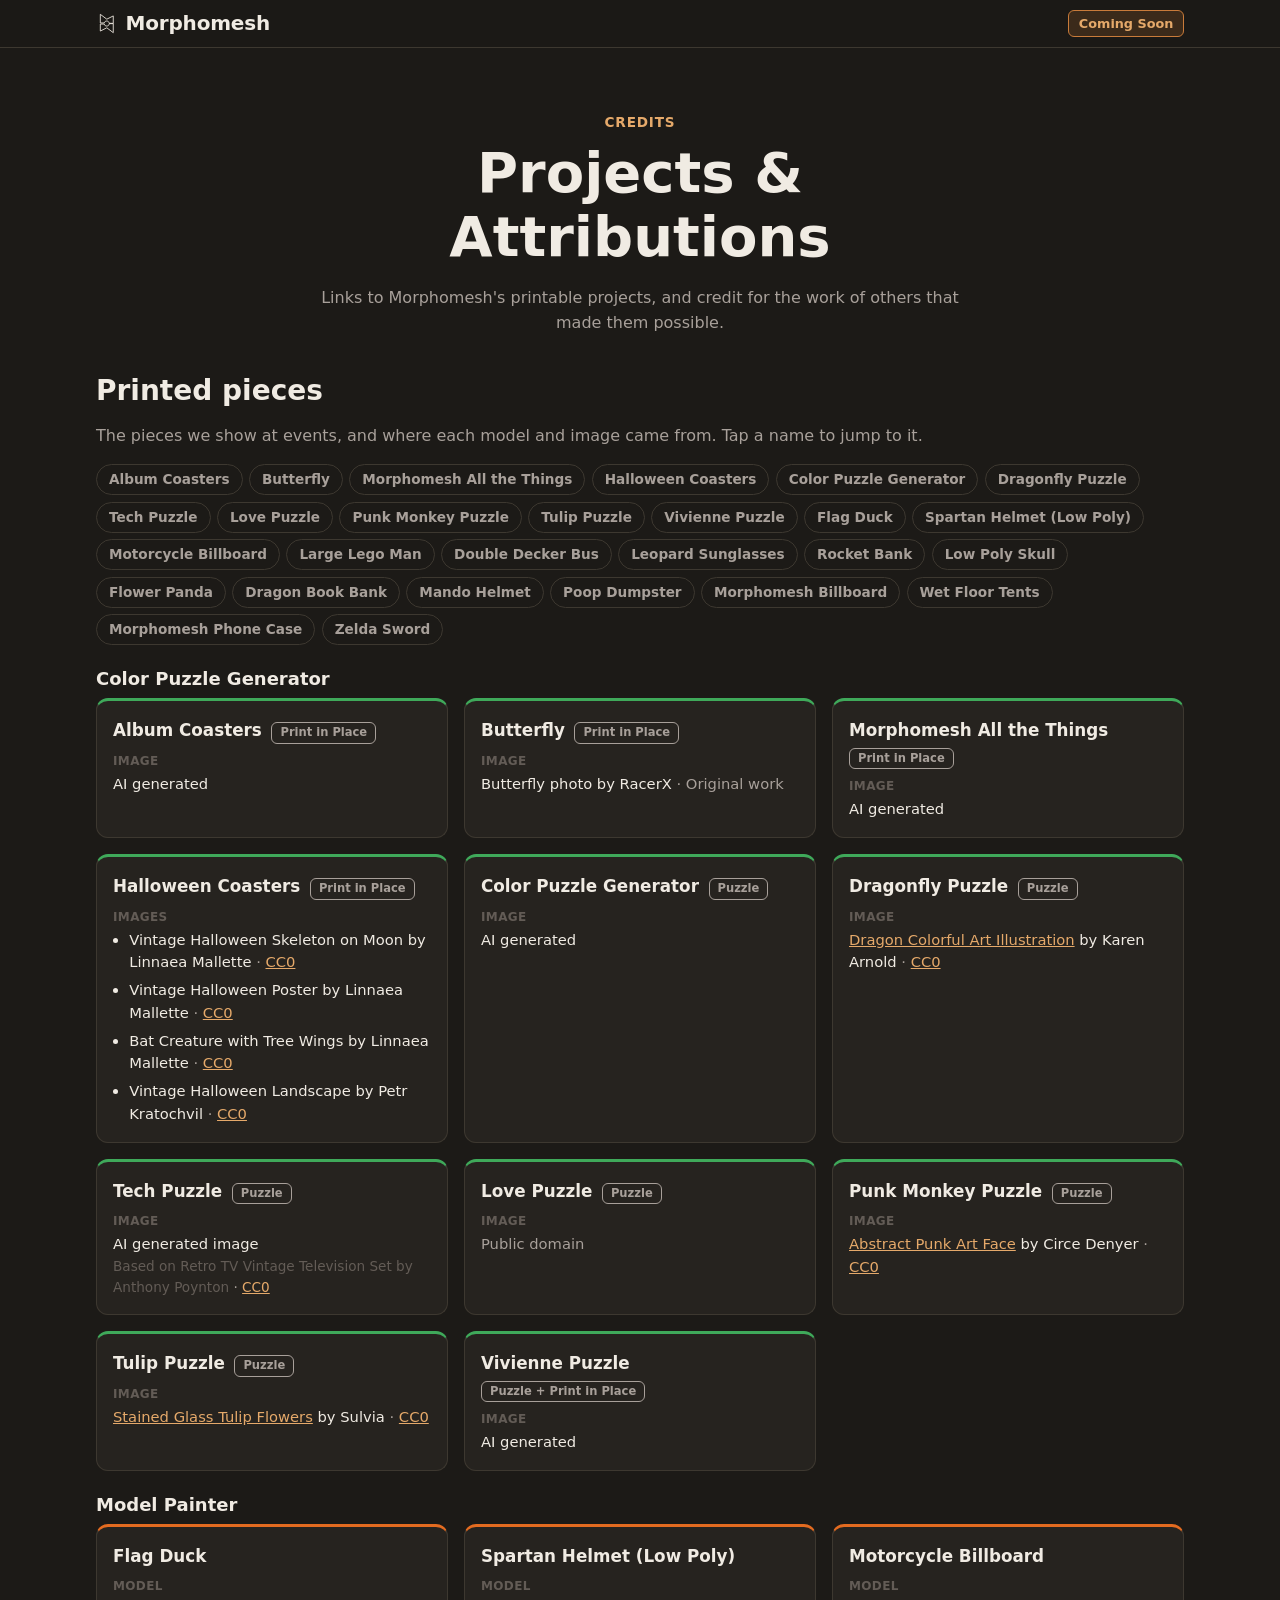
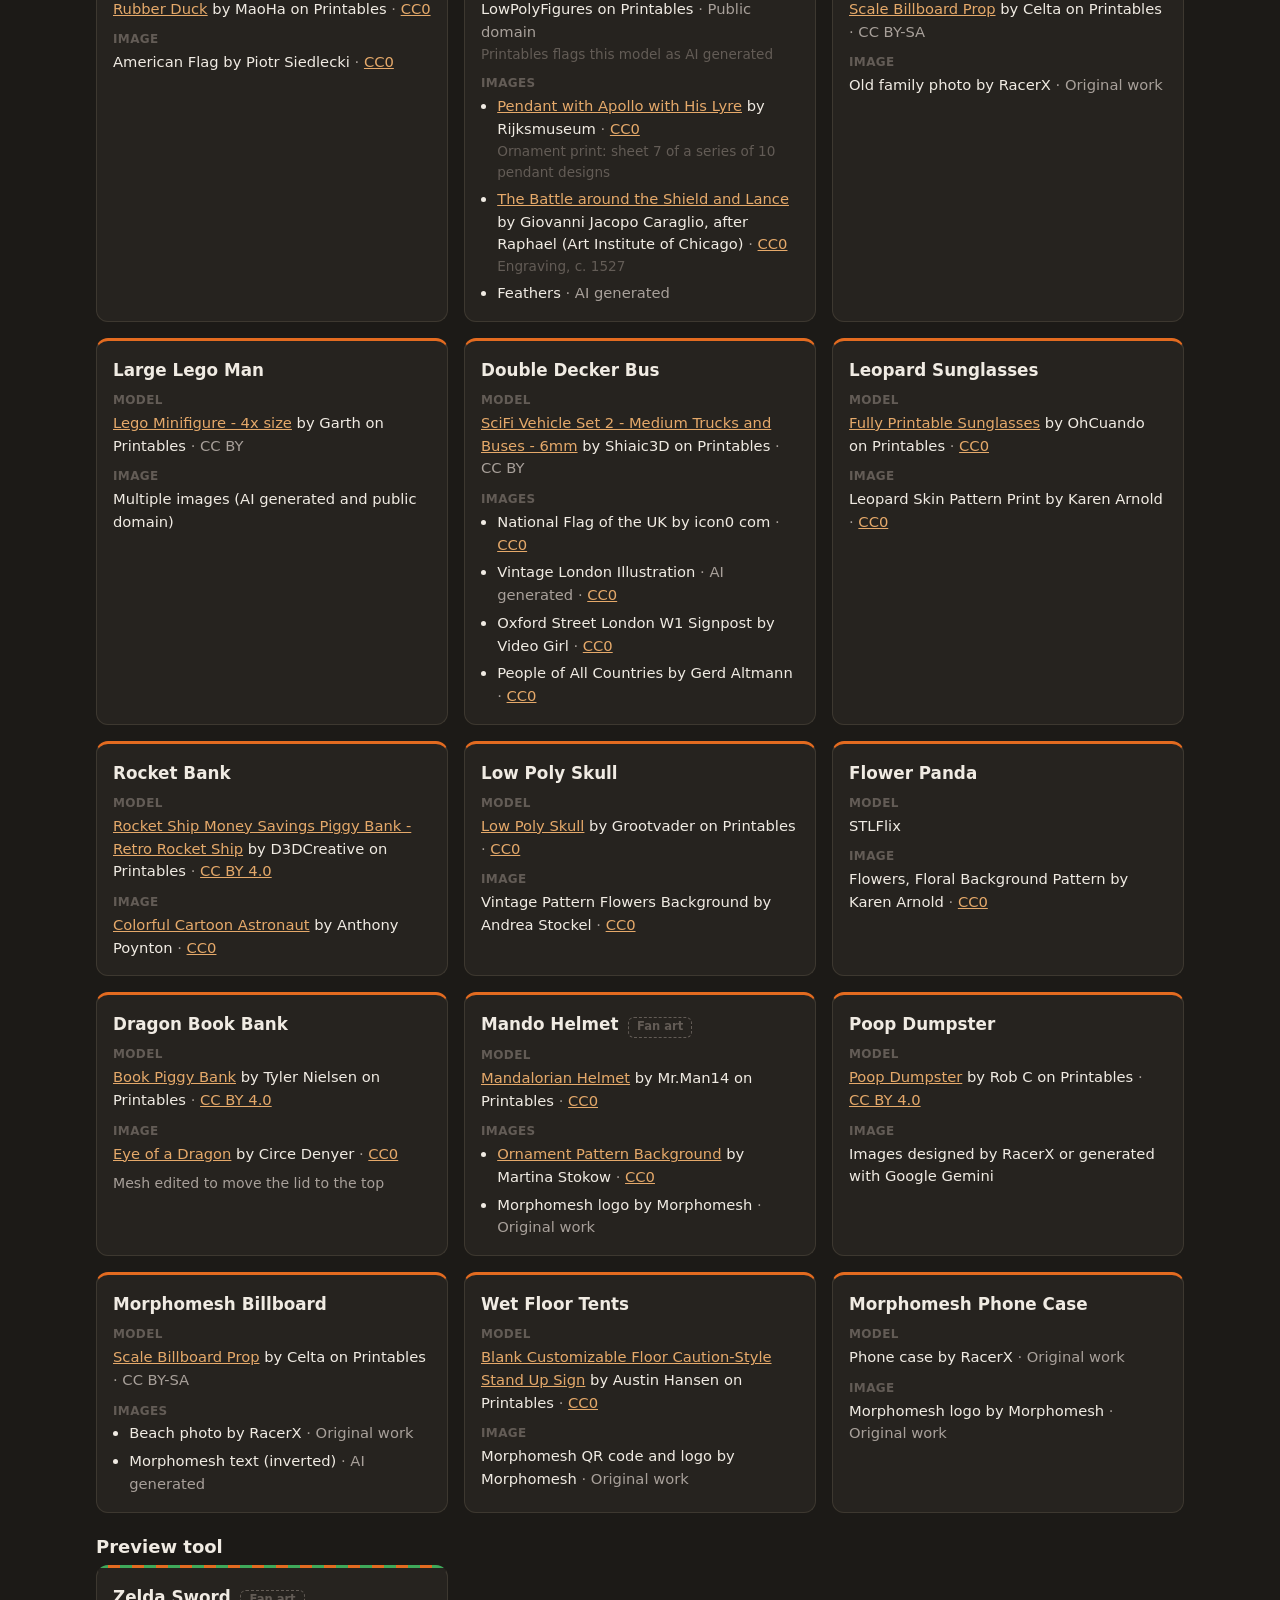
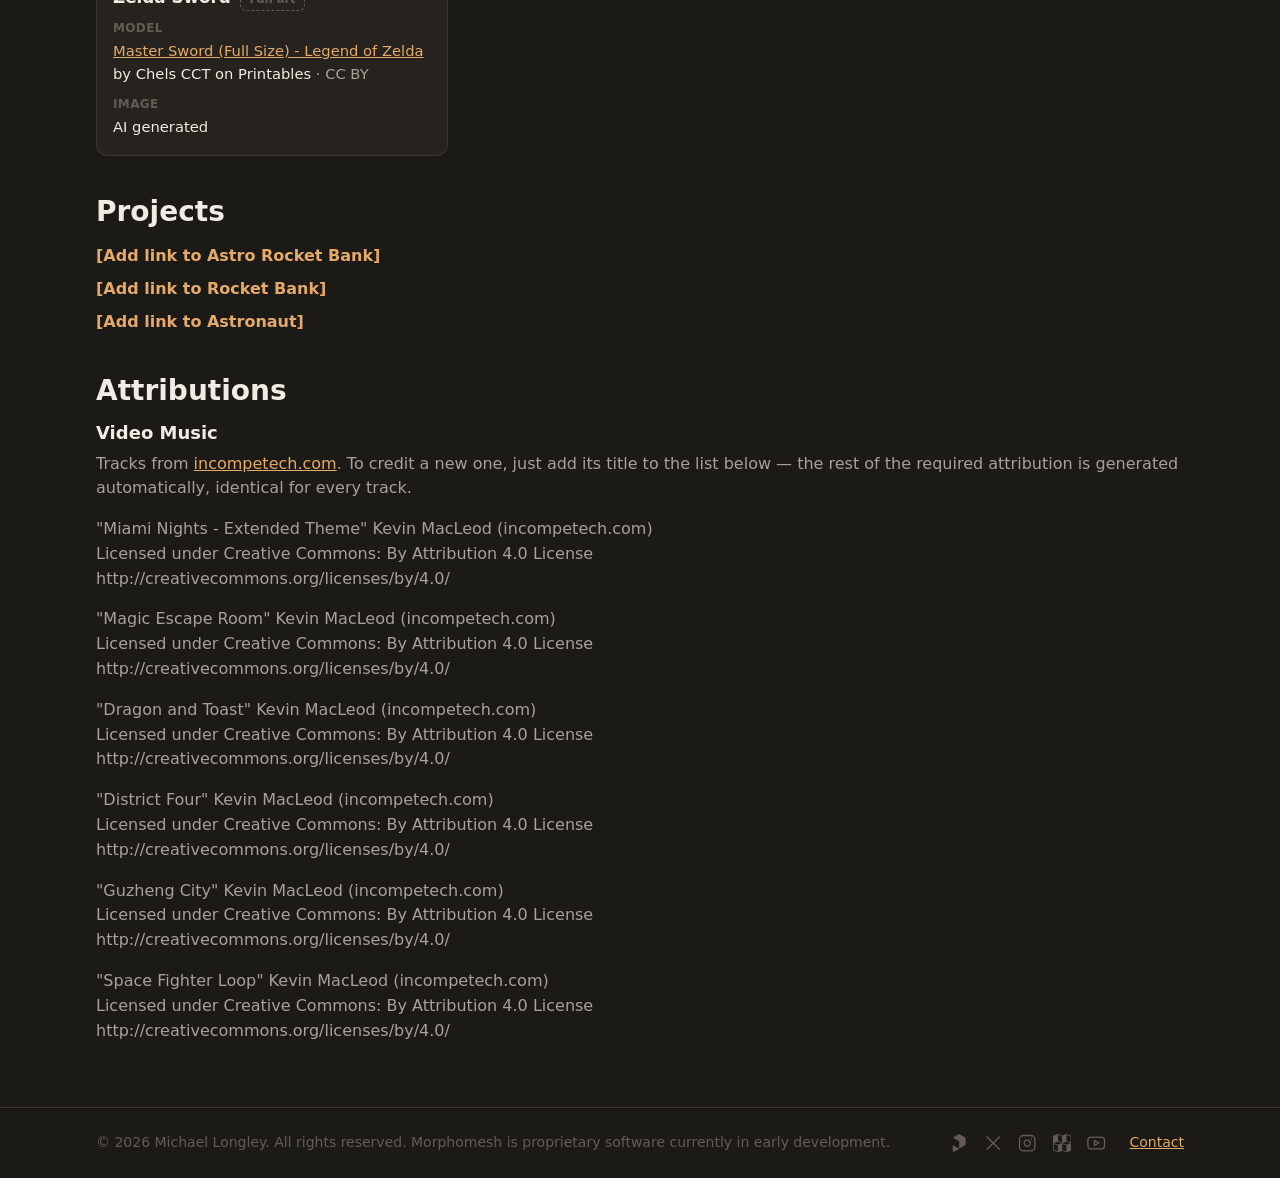
<file: credits/index.html>
<!doctype html>
<html lang="en">
<head>
  <meta charset="UTF-8" />
  <meta name="viewport" content="width=device-width, initial-scale=1" />
  <title>Credits — Morphomesh</title>
  <meta name="description" content="Links to Morphomesh's printed projects and the attributions behind them." />

  <meta property="og:title" content="Credits — Morphomesh" />
  <meta property="og:description" content="Links to Morphomesh's printed projects and the attributions behind them." />
  <meta property="og:type" content="website" />
  <meta property="og:image" content="https://morphomesh.com/assets/og-image.png" />
  <meta property="og:image:width" content="1200" />
  <meta property="og:image:height" content="630" />
  <meta name="twitter:card" content="summary_large_image" />
  <meta name="twitter:image" content="https://morphomesh.com/assets/og-image.png" />

  <link rel="icon" type="image/svg+xml" href="/assets/favicon-mark.svg" />
  <link rel="icon" href="/assets/favicon.ico" sizes="any" />
  <link rel="apple-touch-icon" href="/assets/apple-touch-icon.png" />
  <link rel="canonical" href="https://morphomesh.com/credits/" />

  <link rel="preconnect" href="https://fonts.googleapis.com" />
  <link rel="preconnect" href="https://fonts.gstatic.com" crossorigin />
  <link rel="stylesheet" href="https://fonts.googleapis.com/css2?family=Patrick+Hand&display=swap" />

  <link rel="stylesheet" href="/css/tokens.css" />
  <link rel="stylesheet" href="/css/base.css" />
  <link rel="stylesheet" href="/css/layout.css" />
  <link rel="stylesheet" href="/css/components.css" />
</head>
<body class="page-credits">
  <a class="skip-link" href="#main">Skip to content</a>

  <a class="promo-banner" href="https://3dprintopia.com/" target="_blank" rel="noopener">
    Check it out at 3D Printopia, Booth 417 — Sept 26 &amp; 27, 2026
  </a>

  <header class="site-header">
    <div class="container">
      <a class="brand" href="/">
        <svg class="brand-mark" viewBox="0 0 400 500" aria-hidden="true" xmlns="http://www.w3.org/2000/svg">
          <g stroke="currentColor" stroke-width="16" stroke-linecap="round" stroke-linejoin="round" fill="none">
            <path d="M 320,240 V 110 L 200,170 80,80 v 160 h 74 c 5.71703,-23.64924 20.8207,-35.92956 45.67351,-35.92956 24.85281,0 40.11394,16.49287 44.32649,35.92956 z" />
            <path d="M 320,260 V 420 L 200,330 80,390 V 260 h 74 c 3.00897,26.35731 20.92062,37.14212 45.77343,37.14212 24.85281,0 39.41223,-10.78481 44.22657,-37.14212 z" />
          </g>
        </svg>
        <span class="brand-wordmark">Morphomesh</span>
      </a>
      <nav class="site-nav" aria-label="Primary">
        <span class="pill">Coming Soon</span>
        <details class="nav-disclosure">
          <summary aria-label="Open navigation">&#9776;</summary>
          <div class="nav-links">
            <a href="/#tools">Tools</a>
            <a href="/#early-access">Updates</a>
          </div>
        </details>
      </nav>
    </div>
  </header>

  <main id="main">
    <section class="credits-section">
      <div class="container">
        <div class="section-head">
          <span class="eyebrow">Credits</span>
          <h1>Projects &amp; Attributions</h1>
          <p>Links to Morphomesh's printable projects, and credit for the work of others that made them possible.</p>
        </div>

        <div class="credits-group" id="pieces">
          <h2>Printed pieces</h2>
          <p class="credits-note">The pieces we show at events, and where each model and image came from. Tap a name to jump to it.</p>
          <nav class="piece-index" aria-label="Jump to a piece">
            <a href="#album-coasters">Album Coasters</a>
            <a href="#butterfly">Butterfly</a>
            <a href="#morphomesh-all-the-things">Morphomesh All the Things</a>
            <a href="#halloween-coasters">Halloween Coasters</a>
            <a href="#color-puzzle-generator">Color Puzzle Generator</a>
            <a href="#dragonfly-puzzle">Dragonfly Puzzle</a>
            <a href="#tech-puzzle">Tech Puzzle</a>
            <a href="#love-puzzle">Love Puzzle</a>
            <a href="#punk-monkey-puzzle">Punk Monkey Puzzle</a>
            <a href="#tulip-puzzle">Tulip Puzzle</a>
            <a href="#vivienne-puzzle">Vivienne Puzzle</a>
            <a href="#flag-duck">Flag Duck</a>
            <a href="#spartan-helmet-low-poly">Spartan Helmet (Low Poly)</a>
            <a href="#motorcycle-billboard">Motorcycle Billboard</a>
            <a href="#large-lego-man">Large Lego Man</a>
            <a href="#double-decker-bus">Double Decker Bus</a>
            <a href="#leopard-sunglasses">Leopard Sunglasses</a>
            <a href="#rocket-bank">Rocket Bank</a>
            <a href="#low-poly-skull">Low Poly Skull</a>
            <a href="#flower-panda">Flower Panda</a>
            <a href="#dragon-book-bank">Dragon Book Bank</a>
            <a href="#mando-helmet">Mando Helmet</a>
            <a href="#poop-dumpster">Poop Dumpster</a>
            <a href="#morphomesh-billboard">Morphomesh Billboard</a>
            <a href="#wet-floor-tents">Wet Floor Tents</a>
            <a href="#morphomesh-phone-case">Morphomesh Phone Case</a>
            <a href="#zelda-sword">Zelda Sword</a>
          </nav>

          <h3>Color Puzzle Generator</h3>
          <div class="pieces">
            <article class="piece piece--color-puzzle" id="album-coasters">
              <div class="piece-head">
                <h4><a href="#album-coasters">Album Coasters</a></h4>
                <span class="piece-tag">Print in Place</span>
              </div>
              <dl class="piece-sources">
                <dt>Image</dt>
                <dd>AI generated</dd>
              </dl>
            </article>
            <article class="piece piece--color-puzzle" id="butterfly">
              <div class="piece-head">
                <h4><a href="#butterfly">Butterfly</a></h4>
                <span class="piece-tag">Print in Place</span>
              </div>
              <dl class="piece-sources">
                <dt>Image</dt>
                <dd>Butterfly photo by RacerX <span class="credit-meta">· Original work</span></dd>
              </dl>
            </article>
            <article class="piece piece--color-puzzle" id="morphomesh-all-the-things">
              <div class="piece-head">
                <h4><a href="#morphomesh-all-the-things">Morphomesh All the Things</a></h4>
                <span class="piece-tag">Print in Place</span>
              </div>
              <dl class="piece-sources">
                <dt>Image</dt>
                <dd>AI generated</dd>
              </dl>
            </article>
            <article class="piece piece--color-puzzle" id="halloween-coasters">
              <div class="piece-head">
                <h4><a href="#halloween-coasters">Halloween Coasters</a></h4>
                <span class="piece-tag">Print in Place</span>
              </div>
              <dl class="piece-sources">
                <dt>Images</dt>
                <dd><ul>
                  <li>Vintage Halloween Skeleton on Moon by Linnaea Mallette <span class="credit-meta">· <a href="https://creativecommons.org/publicdomain/zero/1.0/" target="_blank" rel="noopener">CC0</a></span></li>
                  <li>Vintage Halloween Poster by Linnaea Mallette <span class="credit-meta">· <a href="https://creativecommons.org/publicdomain/zero/1.0/" target="_blank" rel="noopener">CC0</a></span></li>
                  <li>Bat Creature with Tree Wings by Linnaea Mallette <span class="credit-meta">· <a href="https://creativecommons.org/publicdomain/zero/1.0/" target="_blank" rel="noopener">CC0</a></span></li>
                  <li>Vintage Halloween Landscape by Petr Kratochvil <span class="credit-meta">· <a href="https://creativecommons.org/publicdomain/zero/1.0/" target="_blank" rel="noopener">CC0</a></span></li>
                </ul></dd>
              </dl>
            </article>
            <article class="piece piece--color-puzzle" id="color-puzzle-generator">
              <div class="piece-head">
                <h4><a href="#color-puzzle-generator">Color Puzzle Generator</a></h4>
                <span class="piece-tag">Puzzle</span>
              </div>
              <dl class="piece-sources">
                <dt>Image</dt>
                <dd>AI generated</dd>
              </dl>
            </article>
            <article class="piece piece--color-puzzle" id="dragonfly-puzzle">
              <div class="piece-head">
                <h4><a href="#dragonfly-puzzle">Dragonfly Puzzle</a></h4>
                <span class="piece-tag">Puzzle</span>
              </div>
              <dl class="piece-sources">
                <dt>Image</dt>
                <dd><a href="https://www.publicdomainpictures.net/en/view-image.php?image=461468&amp;picture=dragon-colorful-art-illustration" target="_blank" rel="noopener">Dragon Colorful Art Illustration</a> by Karen Arnold <span class="credit-meta">· <a href="https://creativecommons.org/publicdomain/zero/1.0/" target="_blank" rel="noopener">CC0</a></span></dd>
              </dl>
            </article>
            <article class="piece piece--color-puzzle" id="tech-puzzle">
              <div class="piece-head">
                <h4><a href="#tech-puzzle">Tech Puzzle</a></h4>
                <span class="piece-tag">Puzzle</span>
              </div>
              <dl class="piece-sources">
                <dt>Image</dt>
                <dd>AI generated image<span class="credit-sub">Based on Retro TV Vintage Television Set by Anthony Poynton <span class="credit-meta">· <a href="https://creativecommons.org/publicdomain/zero/1.0/" target="_blank" rel="noopener">CC0</a></span></span></dd>
              </dl>
            </article>
            <article class="piece piece--color-puzzle" id="love-puzzle">
              <div class="piece-head">
                <h4><a href="#love-puzzle">Love Puzzle</a></h4>
                <span class="piece-tag">Puzzle</span>
              </div>
              <dl class="piece-sources">
                <dt>Image</dt>
                <dd><span class="credit-meta">Public domain</span></dd>
              </dl>
            </article>
            <article class="piece piece--color-puzzle" id="punk-monkey-puzzle">
              <div class="piece-head">
                <h4><a href="#punk-monkey-puzzle">Punk Monkey Puzzle</a></h4>
                <span class="piece-tag">Puzzle</span>
              </div>
              <dl class="piece-sources">
                <dt>Image</dt>
                <dd><a href="https://www.publicdomainpictures.net/en/view-image.php?image=800112&amp;picture=abstract-punk-art-face" target="_blank" rel="noopener">Abstract Punk Art Face</a> by Circe Denyer <span class="credit-meta">· <a href="https://creativecommons.org/publicdomain/zero/1.0/" target="_blank" rel="noopener">CC0</a></span></dd>
              </dl>
            </article>
            <article class="piece piece--color-puzzle" id="tulip-puzzle">
              <div class="piece-head">
                <h4><a href="#tulip-puzzle">Tulip Puzzle</a></h4>
                <span class="piece-tag">Puzzle</span>
              </div>
              <dl class="piece-sources">
                <dt>Image</dt>
                <dd><a href="https://www.publicdomainpictures.net/en/view-image.php?image=764288&amp;picture=stained-glass-tulip-flowers" target="_blank" rel="noopener">Stained Glass Tulip Flowers</a> by Sulvia <span class="credit-meta">· <a href="https://creativecommons.org/publicdomain/zero/1.0/" target="_blank" rel="noopener">CC0</a></span></dd>
              </dl>
            </article>
            <article class="piece piece--color-puzzle" id="vivienne-puzzle">
              <div class="piece-head">
                <h4><a href="#vivienne-puzzle">Vivienne Puzzle</a></h4>
                <span class="piece-tag">Puzzle + Print in Place</span>
              </div>
              <dl class="piece-sources">
                <dt>Image</dt>
                <dd>AI generated</dd>
              </dl>
            </article>
          </div>

          <h3>Model Painter</h3>
          <div class="pieces">
            <article class="piece piece--model-painter" id="flag-duck">
              <div class="piece-head">
                <h4><a href="#flag-duck">Flag Duck</a></h4>
              </div>
              <dl class="piece-sources">
                <dt>Model</dt>
                <dd><a href="https://www.printables.com/model/1517139-rubber-duck" target="_blank" rel="noopener">Rubber Duck</a> by MaoHa on Printables <span class="credit-meta">· <a href="https://creativecommons.org/publicdomain/zero/1.0/" target="_blank" rel="noopener">CC0</a></span></dd>
                <dt>Image</dt>
                <dd>American Flag by Piotr Siedlecki <span class="credit-meta">· <a href="https://creativecommons.org/publicdomain/zero/1.0/" target="_blank" rel="noopener">CC0</a></span></dd>
              </dl>
            </article>
            <article class="piece piece--model-painter" id="spartan-helmet-low-poly">
              <div class="piece-head">
                <h4><a href="#spartan-helmet-low-poly">Spartan Helmet (Low Poly)</a></h4>
              </div>
              <dl class="piece-sources">
                <dt>Model</dt>
                <dd>LowPolyFigures on Printables <span class="credit-meta">· Public domain</span><span class="credit-sub">Printables flags this model as AI generated</span></dd>
                <dt>Images</dt>
                <dd><ul>
                  <li><a href="https://www.rijksmuseum.nl/en/collection/object/Hanger-met-Apollo-met-zijn-lier--9f60ccb7340ab0513f1678c7250fa046" target="_blank" rel="noopener">Pendant with Apollo with His Lyre</a> by Rijksmuseum <span class="credit-meta">· <a href="https://creativecommons.org/publicdomain/zero/1.0/" target="_blank" rel="noopener">CC0</a></span><span class="credit-sub">Ornament print: sheet 7 of a series of 10 pendant designs</span></li>
                  <li><a href="https://www.artic.edu/artworks/30/the-battle-around-the-shield-and-lance" target="_blank" rel="noopener">The Battle around the Shield and Lance</a> by Giovanni Jacopo Caraglio, after Raphael (Art Institute of Chicago) <span class="credit-meta">· <a href="https://creativecommons.org/publicdomain/zero/1.0/" target="_blank" rel="noopener">CC0</a></span><span class="credit-sub">Engraving, c. 1527</span></li>
                  <li>Feathers <span class="credit-meta">· AI generated</span></li>
                </ul></dd>
              </dl>
            </article>
            <article class="piece piece--model-painter" id="motorcycle-billboard">
              <div class="piece-head">
                <h4><a href="#motorcycle-billboard">Motorcycle Billboard</a></h4>
              </div>
              <dl class="piece-sources">
                <dt>Model</dt>
                <dd><a href="https://www.printables.com/model/894195-scale-billboard-prop" target="_blank" rel="noopener">Scale Billboard Prop</a> by Celta on Printables <span class="credit-meta">· CC BY-SA</span></dd>
                <dt>Image</dt>
                <dd>Old family photo by RacerX <span class="credit-meta">· Original work</span></dd>
              </dl>
            </article>
            <article class="piece piece--model-painter" id="large-lego-man">
              <div class="piece-head">
                <h4><a href="#large-lego-man">Large Lego Man</a></h4>
              </div>
              <dl class="piece-sources">
                <dt>Model</dt>
                <dd><a href="https://www.printables.com/model/169528-lego-minifigure-4x-size" target="_blank" rel="noopener">Lego Minifigure - 4x size</a> by Garth on Printables <span class="credit-meta">· CC BY</span></dd>
                <dt>Image</dt>
                <dd>Multiple images (AI generated and public domain)</dd>
              </dl>
            </article>
            <article class="piece piece--model-painter" id="double-decker-bus">
              <div class="piece-head">
                <h4><a href="#double-decker-bus">Double Decker Bus</a></h4>
              </div>
              <dl class="piece-sources">
                <dt>Model</dt>
                <dd><a href="https://www.printables.com/model/108619-scifi-vehicle-set-2-medium-trucks-and-buses-6mm" target="_blank" rel="noopener">SciFi Vehicle Set 2 - Medium Trucks and Buses - 6mm</a> by Shiaic3D on Printables <span class="credit-meta">· CC BY</span></dd>
                <dt>Images</dt>
                <dd><ul>
                  <li>National Flag of the UK by icon0 com <span class="credit-meta">· <a href="https://creativecommons.org/publicdomain/zero/1.0/" target="_blank" rel="noopener">CC0</a></span></li>
                  <li>Vintage London Illustration <span class="credit-meta">· AI generated · <a href="https://creativecommons.org/publicdomain/zero/1.0/" target="_blank" rel="noopener">CC0</a></span></li>
                  <li>Oxford Street London W1 Signpost by Video Girl <span class="credit-meta">· <a href="https://creativecommons.org/publicdomain/zero/1.0/" target="_blank" rel="noopener">CC0</a></span></li>
                  <li>People of All Countries by Gerd Altmann <span class="credit-meta">· <a href="https://creativecommons.org/publicdomain/zero/1.0/" target="_blank" rel="noopener">CC0</a></span></li>
                </ul></dd>
              </dl>
            </article>
            <article class="piece piece--model-painter" id="leopard-sunglasses">
              <div class="piece-head">
                <h4><a href="#leopard-sunglasses">Leopard Sunglasses</a></h4>
              </div>
              <dl class="piece-sources">
                <dt>Model</dt>
                <dd><a href="https://www.printables.com/model/500134-fully-printable-sunglasses-based-off-oakley-holbro" target="_blank" rel="noopener">Fully Printable Sunglasses</a> by OhCuando on Printables <span class="credit-meta">· <a href="https://creativecommons.org/publicdomain/zero/1.0/" target="_blank" rel="noopener">CC0</a></span></dd>
                <dt>Image</dt>
                <dd>Leopard Skin Pattern Print by Karen Arnold <span class="credit-meta">· <a href="https://creativecommons.org/publicdomain/zero/1.0/" target="_blank" rel="noopener">CC0</a></span></dd>
              </dl>
            </article>
            <article class="piece piece--model-painter" id="rocket-bank">
              <div class="piece-head">
                <h4><a href="#rocket-bank">Rocket Bank</a></h4>
              </div>
              <dl class="piece-sources">
                <dt>Model</dt>
                <dd><a href="https://www.printables.com/model/276920-rocket-ship-money-savings-piggy-bank-retro-rocket" target="_blank" rel="noopener">Rocket Ship Money Savings Piggy Bank - Retro Rocket Ship</a> by D3DCreative on Printables <span class="credit-meta">· <a href="https://creativecommons.org/licenses/by/4.0/" target="_blank" rel="noopener">CC BY 4.0</a></span></dd>
                <dt>Image</dt>
                <dd><a href="https://www.publicdomainpictures.net/en/view-image.php?image=612447&amp;picture=colorful-cartoon-astronaut" target="_blank" rel="noopener">Colorful Cartoon Astronaut</a> by Anthony Poynton <span class="credit-meta">· <a href="https://creativecommons.org/publicdomain/zero/1.0/" target="_blank" rel="noopener">CC0</a></span></dd>
              </dl>
            </article>
            <article class="piece piece--model-painter" id="low-poly-skull">
              <div class="piece-head">
                <h4><a href="#low-poly-skull">Low Poly Skull</a></h4>
              </div>
              <dl class="piece-sources">
                <dt>Model</dt>
                <dd><a href="https://www.printables.com/model/761942-low-poly-skull" target="_blank" rel="noopener">Low Poly Skull</a> by Grootvader on Printables <span class="credit-meta">· <a href="https://creativecommons.org/publicdomain/zero/1.0/" target="_blank" rel="noopener">CC0</a></span></dd>
                <dt>Image</dt>
                <dd>Vintage Pattern Flowers Background by Andrea Stockel <span class="credit-meta">· <a href="https://creativecommons.org/publicdomain/zero/1.0/" target="_blank" rel="noopener">CC0</a></span></dd>
              </dl>
            </article>
            <article class="piece piece--model-painter" id="flower-panda">
              <div class="piece-head">
                <h4><a href="#flower-panda">Flower Panda</a></h4>
              </div>
              <dl class="piece-sources">
                <dt>Model</dt>
                <dd>STLFlix</dd>
                <dt>Image</dt>
                <dd>Flowers, Floral Background Pattern by Karen Arnold <span class="credit-meta">· <a href="https://creativecommons.org/publicdomain/zero/1.0/" target="_blank" rel="noopener">CC0</a></span></dd>
              </dl>
            </article>
            <article class="piece piece--model-painter" id="dragon-book-bank">
              <div class="piece-head">
                <h4><a href="#dragon-book-bank">Dragon Book Bank</a></h4>
              </div>
              <dl class="piece-sources">
                <dt>Model</dt>
                <dd><a href="https://www.printables.com/model/650540-book-piggy-bank" target="_blank" rel="noopener">Book Piggy Bank</a> by Tyler Nielsen on Printables <span class="credit-meta">· <a href="https://creativecommons.org/licenses/by/4.0/" target="_blank" rel="noopener">CC BY 4.0</a></span></dd>
                <dt>Image</dt>
                <dd><a href="https://www.publicdomainpictures.net/en/view-image.php?image=712127&amp;picture=eye-of-a-dragon" target="_blank" rel="noopener">Eye of a Dragon</a> by Circe Denyer <span class="credit-meta">· <a href="https://creativecommons.org/publicdomain/zero/1.0/" target="_blank" rel="noopener">CC0</a></span></dd>
              </dl>
              <p class="piece-note">Mesh edited to move the lid to the top</p>
            </article>
            <article class="piece piece--model-painter" id="mando-helmet">
              <div class="piece-head">
                <h4><a href="#mando-helmet">Mando Helmet</a></h4>
                <span class="piece-tag piece-tag--fan">Fan art</span>
              </div>
              <dl class="piece-sources">
                <dt>Model</dt>
                <dd><a href="https://www.printables.com/model/852501-mandalorian-helmet" target="_blank" rel="noopener">Mandalorian Helmet</a> by Mr.Man14 on Printables <span class="credit-meta">· <a href="https://creativecommons.org/publicdomain/zero/1.0/" target="_blank" rel="noopener">CC0</a></span></dd>
                <dt>Images</dt>
                <dd><ul>
                  <li><a href="https://www.publicdomainpictures.net/en/view-image.php?image=673578" target="_blank" rel="noopener">Ornament Pattern Background</a> by Martina Stokow <span class="credit-meta">· <a href="https://creativecommons.org/publicdomain/zero/1.0/" target="_blank" rel="noopener">CC0</a></span></li>
                  <li>Morphomesh logo by Morphomesh <span class="credit-meta">· Original work</span></li>
                </ul></dd>
              </dl>
            </article>
            <article class="piece piece--model-painter" id="poop-dumpster">
              <div class="piece-head">
                <h4><a href="#poop-dumpster">Poop Dumpster</a></h4>
              </div>
              <dl class="piece-sources">
                <dt>Model</dt>
                <dd><a href="https://www.printables.com/model/1435729-poop-dumpster" target="_blank" rel="noopener">Poop Dumpster</a> by Rob C on Printables <span class="credit-meta">· <a href="https://creativecommons.org/licenses/by/4.0/" target="_blank" rel="noopener">CC BY 4.0</a></span></dd>
                <dt>Image</dt>
                <dd>Images designed by RacerX or generated with Google Gemini</dd>
              </dl>
            </article>
            <article class="piece piece--model-painter" id="morphomesh-billboard">
              <div class="piece-head">
                <h4><a href="#morphomesh-billboard">Morphomesh Billboard</a></h4>
              </div>
              <dl class="piece-sources">
                <dt>Model</dt>
                <dd><a href="https://www.printables.com/model/894195-scale-billboard-prop" target="_blank" rel="noopener">Scale Billboard Prop</a> by Celta on Printables <span class="credit-meta">· CC BY-SA</span></dd>
                <dt>Images</dt>
                <dd><ul>
                  <li>Beach photo by RacerX <span class="credit-meta">· Original work</span></li>
                  <li>Morphomesh text (inverted) <span class="credit-meta">· AI generated</span></li>
                </ul></dd>
              </dl>
            </article>
            <article class="piece piece--model-painter" id="wet-floor-tents">
              <div class="piece-head">
                <h4><a href="#wet-floor-tents">Wet Floor Tents</a></h4>
              </div>
              <dl class="piece-sources">
                <dt>Model</dt>
                <dd><a href="https://www.printables.com/model/1569281-blank-customizable-floor-caution-style-stand-up-si" target="_blank" rel="noopener">Blank Customizable Floor Caution-Style Stand Up Sign</a> by Austin Hansen on Printables <span class="credit-meta">· <a href="https://creativecommons.org/publicdomain/zero/1.0/" target="_blank" rel="noopener">CC0</a></span></dd>
                <dt>Image</dt>
                <dd>Morphomesh QR code and logo by Morphomesh <span class="credit-meta">· Original work</span></dd>
              </dl>
            </article>
            <article class="piece piece--model-painter" id="morphomesh-phone-case">
              <div class="piece-head">
                <h4><a href="#morphomesh-phone-case">Morphomesh Phone Case</a></h4>
              </div>
              <dl class="piece-sources">
                <dt>Model</dt>
                <dd>Phone case by RacerX <span class="credit-meta">· Original work</span></dd>
                <dt>Image</dt>
                <dd>Morphomesh logo by Morphomesh <span class="credit-meta">· Original work</span></dd>
              </dl>
            </article>
          </div>

          <h3>Preview tool</h3>
          <div class="pieces">
            <article class="piece piece--preview" id="zelda-sword">
              <div class="piece-head">
                <h4><a href="#zelda-sword">Zelda Sword</a></h4>
                <span class="piece-tag piece-tag--fan">Fan art</span>
              </div>
              <dl class="piece-sources">
                <dt>Model</dt>
                <dd><a href="https://www.printables.com/model/13383-master-sword-full-size-legend-of-zelda" target="_blank" rel="noopener">Master Sword (Full Size) - Legend of Zelda</a> by Chels CCT on Printables <span class="credit-meta">· CC BY</span></dd>
                <dt>Image</dt>
                <dd>AI generated</dd>
              </dl>
            </article>
          </div>
        </div>

        <div class="credits-group">
          <h2>Projects</h2>
          <ul class="credits-list">
            <li><a href="#">[Add link to Astro Rocket Bank]</a></li>
            <li><a href="#">[Add link to Rocket Bank]</a></li>
            <li><a href="#">[Add link to Astronaut]</a></li>
          </ul>
        </div>

        <div class="credits-group">
          <h2>Attributions</h2>
          <h3>Video Music</h3>
          <p class="credits-note">
            Tracks from <a href="https://incompetech.com/music/royalty-free/music.html" target="_blank" rel="noopener">incompetech.com</a>. To credit a new one, just add its title to the list below — the rest of the required attribution is generated automatically, identical for every track.
          </p>
          <ul class="credits-track-list">
            <li>Miami Nights - Extended Theme</li>
            <li>Magic Escape Room</li>
            <li>Dragon and Toast</li>
            <li>District Four</li>
            <li>Guzheng City</li>
            <li>Space Fighter Loop</li>
          </ul>
        </div>
      </div>
    </section>
  </main>

  <footer class="site-footer">
    <div class="container">
      <span>&copy; <span id="year">2026</span> Michael Longley. All rights reserved. Morphomesh is proprietary software currently in early development.</span>
      <div class="footer-links">
        <div class="social-links" aria-label="Morphomesh on social media">
          <a href="https://www.printables.com/@Morphomesh_5211551" target="_blank" rel="noopener" aria-label="Morphomesh on Printables">
            <svg viewBox="0 0 24.344 35" fill="currentColor" aria-hidden="true">
              <path d="m0 35 12.172-7L0 21ZM12.172 0 0 7l12.172 7v14l12.172-7V7Z" />
            </svg>
          </a>
          <a href="https://x.com/Morphomesh" target="_blank" rel="noopener" aria-label="Morphomesh on X">
            <svg viewBox="0 0 24 24" fill="none" stroke="currentColor" stroke-width="1.75" stroke-linecap="round" stroke-linejoin="round" aria-hidden="true">
              <path d="M4 4 L20 20" />
              <path d="M20 4 L4 20" />
            </svg>
          </a>
          <a href="https://www.instagram.com/morphomesh/" target="_blank" rel="noopener" aria-label="Morphomesh on Instagram">
            <svg viewBox="0 0 24 24" fill="none" stroke="currentColor" stroke-width="1.75" stroke-linecap="round" stroke-linejoin="round" aria-hidden="true">
              <rect x="2" y="2" width="20" height="20" rx="5" />
              <path d="M16 11.37A4 4 0 1 1 12.63 8 4 4 0 0 1 16 11.37z" />
              <line x1="17.5" y1="6.5" x2="17.51" y2="6.5" />
            </svg>
          </a>
          <a href="https://makerworld.com/en/@Morphomesh" target="_blank" rel="noopener" aria-label="Morphomesh on MakerWorld">
            <svg viewBox="0 0 22 22" fill="currentColor" aria-hidden="true">
              <path d="M16.3805 0.123209L21.4423 2.10813L22 2.32835V19.6716L21.4423 19.8919L16.3805 21.8768L16.0613 22L15.7431 21.8768L10.9995 20.0248L6.25693 21.8768L5.93771 22L5.61946 21.8768L0.557664 19.8919L0 19.6716V2.32835L0.557664 2.10813L5.61946 0.123209L5.93771 0L6.25693 0.123209L10.9995 1.97619L15.7431 0.123209L16.0613 0L16.3805 0.123209ZM0.858394 19.0634L5.92019 21.0473V13.8935L0.858394 11.9173V19.0634ZM10.9908 19.0634L16.0526 21.0473V13.8935L10.9908 11.9173V19.0634ZM1.1854 10.9035L0.946959 11.0005L1.1854 11.0975L5.92895 12.9495L10.6725 11.0975L10.9109 11.0005L10.6725 10.9035L5.92895 9.05049L1.1854 10.9035ZM11.31 10.9035L11.0706 11.0005L11.31 11.0975L16.0526 12.9495L20.7961 11.0975L21.0355 11.0005L20.7961 10.9035L16.0526 9.05049L11.31 10.9035ZM5.92019 8.10654L10.982 10.0827V2.92887L5.92019 0.943952V8.10654ZM16.0526 8.10654L21.1144 10.0827V2.92887L16.0526 0.943952V8.10654Z" />
            </svg>
          </a>
          <a href="https://youtube.com/@morphomesh" target="_blank" rel="noopener" aria-label="Morphomesh on YouTube">
            <svg viewBox="0 0 24 24" fill="none" stroke="currentColor" stroke-width="1.75" stroke-linecap="round" stroke-linejoin="round" aria-hidden="true">
              <path d="M22.54 6.42a2.78 2.78 0 0 0-1.94-2C18.88 4 12 4 12 4s-6.88 0-8.6.46a2.78 2.78 0 0 0-1.94 2A29 29 0 0 0 1 11.75a29 29 0 0 0 .46 5.33A2.78 2.78 0 0 0 3.4 19c1.72.46 8.6.46 8.6.46s6.88 0 8.6-.46a2.78 2.78 0 0 0 1.94-2 29 29 0 0 0 .46-5.25 29 29 0 0 0-.46-5.33z" />
              <polygon points="9.75 15.02 15.5 11.75 9.75 8.48 9.75 15.02" />
            </svg>
          </a>
        </div>
        <a href="mailto:morphomesh3d@gmail.com">Contact</a>
      </div>
    </div>
  </footer>

  <script src="/js/main.js"></script>
</body>
</html>
</file>
<file: css/tokens.css>
/*
 * Morphomesh — Design Tokens (marketing site)
 * Palette ported from the app's own theme so the site matches the real product.
 */

:root {
  /* Shared neutrals */
  --mm-charcoal:    #1C1A17;
  --mm-surface:     #26231F;
  --mm-raised:      #312D29;
  --mm-border:      #3D3830;
  --mm-cream:       #F0EBE3;
  --mm-muted:       #A8A09A;
  --mm-dim:         #635C56;

  /* Forge Amber accent — the brand color, reserved for interactive elements
     (buttons, links, focus states) so it stays consistent with the app */
  --mm-amber:       #C97B3A;
  --mm-amber-deep:  #A8612A;
  --mm-amber-wash:  #3B2A1A;
  --mm-amber-light: #E5A96A;

  /* Print palette — decorative only (illustrations, icons, badges). Never
     used on buttons/links/focus states; those stay Forge Amber, so this
     palette is free to diverge from the app's real theme.
     --mm-print-amber now carries the logo's muted orange (was #C97B3A,
     matching Forge Amber) so the site doesn't carry two competing oranges.
     --mm-print-teal was retired in favor of a muted green (used by the
     logo mark), matched to the rest of the palette's saturation/lightness. */
  --mm-print-amber:  #E36B20;
  --mm-print-coral:  #E0607E;
  --mm-print-teal:   #3FA95A;
  --mm-print-blue:   #5B8DEF;
  --mm-print-violet: #9B7FD4;

  /* Blue wash — same pattern as the amber wash/light pair above, used for
     UI that should stand out from the amber accent (e.g. the promo banner) */
  --mm-blue-wash:  #1E2A44;
  --mm-blue-light: #9DB9F5;

  /* Semantic aliases */
  --bg:             var(--mm-charcoal);
  --surface:        var(--mm-surface);
  --surface-raised: var(--mm-raised);
  --border:         var(--mm-border);
  --text:           var(--mm-cream);
  --text-muted:     var(--mm-muted);
  --text-dim:       var(--mm-dim);
  --accent:         var(--mm-amber);
  --accent-hover:   var(--mm-amber-deep);
  --accent-wash:    var(--mm-amber-wash);
  --accent-text:    var(--mm-amber-light);

  /* Type */
  --font-heading: "Inter", "DM Sans", system-ui, sans-serif;
  --font-body: "IBM Plex Sans", "Outfit", system-ui, sans-serif;
  --font-wordmark: "Patrick Hand", "Segoe Print", "Bradley Hand", cursive;

  --radius-box: 0.75rem;
  --radius-btn: 0.5rem;
  --radius-badge: 0.375rem;

  /* Spacing scale */
  --space-1: 0.5rem;
  --space-2: 1rem;
  --space-3: 1.5rem;
  --space-4: 2.5rem;
  --space-5: 4rem;
  --space-6: 6rem;

  color-scheme: dark;
}
</file>
<file: css/base.css>
*, *::before, *::after {
  box-sizing: border-box;
}

html {
  -webkit-text-size-adjust: 100%;
}

body {
  margin: 0;
  background: var(--bg);
  color: var(--text);
  font-family: var(--font-body);
  line-height: 1.55;
  font-size: 16px;
}

h1, h2, h3 {
  font-family: var(--font-heading);
  line-height: 1.15;
  margin: 0 0 var(--space-2);
  color: var(--text);
}

h1 { font-size: clamp(2rem, 5vw, 3.5rem); font-weight: 700; }
h2 { font-size: 1.75rem; font-weight: 600; }
h3 { font-size: 1.125rem; font-weight: 600; }

p { margin: 0 0 var(--space-2); }

a {
  color: var(--accent-text);
}

a:hover { color: var(--accent); }

img, svg { max-width: 100%; display: block; }

ul { padding-left: 1.25rem; }

::selection {
  background: var(--accent-wash);
  color: var(--text);
}

/* Focus visibility */
a:focus-visible,
button:focus-visible,
input:focus-visible,
summary:focus-visible {
  outline: 2px solid var(--accent);
  outline-offset: 2px;
}

.skip-link {
  position: absolute;
  left: -999px;
  top: auto;
  background: var(--surface);
  color: var(--text);
  padding: var(--space-1) var(--space-2);
  border-radius: var(--radius-btn);
  border: 1px solid var(--border);
  z-index: 100;
}

.skip-link:focus {
  left: var(--space-2);
  top: var(--space-2);
}

.visually-hidden {
  position: absolute;
  width: 1px;
  height: 1px;
  overflow: hidden;
  clip: rect(0 0 0 0);
  white-space: nowrap;
}
</file>
<file: css/layout.css>
.container {
  width: 100%;
  max-width: 1120px;
  margin: 0 auto;
  padding: 0 var(--space-2);
}

section {
  padding: var(--space-5) 0;
}

/* ─── Promo banner ───────────────────────────────────────────────────── */

.promo-banner {
  display: block;
  text-align: center;
  background: var(--mm-blue-wash);
  color: var(--mm-blue-light);
  border-bottom: 1px solid var(--mm-print-blue);
  padding: var(--space-1) var(--space-2);
  font-family: var(--font-heading);
  font-weight: 600;
  font-size: 0.9rem;
  text-decoration: none;
}

.promo-banner:hover {
  text-decoration: underline;
}

/* ─── Header ─────────────────────────────────────────────────────────── */

.site-header {
  position: fixed;
  top: 0;
  left: 0;
  right: 0;
  z-index: 50;
  background: rgba(28, 26, 23, 0.9);
  backdrop-filter: blur(8px);
  border-bottom: 1px solid var(--border);
  transform: translateY(-100%);
  opacity: 0;
  visibility: hidden;
  transition: transform 0.25s ease, opacity 0.25s ease, visibility 0s linear 0.25s;
}

.site-header.is-visible {
  transform: translateY(0);
  opacity: 1;
  visibility: visible;
  transition: transform 0.25s ease, opacity 0.25s ease;
}

@media (prefers-reduced-motion: reduce) {
  .site-header {
    transition: none;
  }
}

.site-header .container {
  display: flex;
  align-items: center;
  justify-content: space-between;
  gap: var(--space-2);
  padding-top: var(--space-1);
  padding-bottom: var(--space-1);
}

.brand {
  display: flex;
  align-items: center;
  gap: var(--space-1);
  text-decoration: none;
}

.brand-mark {
  width: 1.35rem;
  height: auto;
  color: var(--text);
  flex: 0 0 auto;
}

.brand-wordmark {
  font-family: var(--font-heading);
  font-weight: 700;
  font-size: 1.25rem;
  color: var(--text);
  letter-spacing: -0.01em;
}

.site-nav {
  display: flex;
  align-items: center;
  gap: var(--space-3);
}

.site-nav a {
  color: var(--text-muted);
  text-decoration: none;
  font-size: 0.95rem;
}

.site-nav a:hover { color: var(--text); }

.nav-disclosure {
  display: none;
}

/* On secondary pages (no hero wordmark standing in for the header at the
   top of the page), show the header statically instead of fixed/hidden. */
body.page-credits .site-header,
body.page-booth .site-header {
  position: static;
  transform: none;
  opacity: 1;
  visibility: visible;
}

/* ─── Hero ───────────────────────────────────────────────────────────── */

.hero {
  position: relative;
  padding-top: var(--space-4);
  padding-bottom: var(--space-2);
  text-align: center;
}

.hero-container {
  position: relative;
  z-index: 1;
  display: flex;
  flex-direction: column;
  align-items: center;
}

.hero-floaters {
  position: absolute;
  inset: 0;
  z-index: 0;
  pointer-events: none;
  display: none;
}

.hero-floater {
  position: absolute;
  left: var(--x);
  top: var(--y);
  width: 9.75rem;
  aspect-ratio: 1;
  object-fit: cover;
  border-radius: var(--radius-box);
  border: 1px solid var(--border);
  box-shadow: 0 12px 24px rgba(0, 0, 0, 0.35);
  transform: translate(-50%, -50%) rotate(var(--rot));
  animation: hero-float 6s ease-in-out infinite;
  animation-delay: var(--delay);
}

@keyframes hero-float {
  0%, 100% { transform: translate(-50%, -50%) rotate(var(--rot)) translateY(0); }
  50% { transform: translate(-50%, -50%) rotate(var(--rot)) translateY(-10px); }
}

@media (prefers-reduced-motion: reduce) {
  .hero-floater {
    animation: none;
  }
}

/* Only show the floaters where there's enough side margin around the
   centered hero content for them not to crowd the text. Extra bottom
   padding here (rather than relying on overflow:hidden to hide the ones
   that dip low) keeps them from ever getting clipped by the section edge. */
@media (min-width: 1200px) {
  .hero-floaters {
    display: block;
  }

  .hero {
    padding-bottom: 9rem;
  }
}

.hero-desc {
  color: var(--text-muted);
  font-size: 1.125rem;
  max-width: 44ch;
}

.hero-actions {
  display: flex;
  gap: var(--space-2);
  flex-wrap: wrap;
  justify-content: center;
  margin-top: var(--space-3);
}

/* ─── Grids ──────────────────────────────────────────────────────────── */

.tool-grid {
  display: grid;
  grid-template-columns: repeat(2, 1fr);
  gap: var(--space-2);
  margin-top: var(--space-3);
}

.tool-featured {
  display: grid;
  grid-template-columns: 0.9fr 1.1fr;
  gap: var(--space-3);
  align-items: center;
}

/* ─── Workflow ───────────────────────────────────────────────────────── */

#workflow {
  padding: var(--space-4) 0;
}

.workflow-steps {
  display: flex;
  align-items: flex-start;
  justify-content: center;
  gap: var(--space-2);
}

.workflow-step {
  flex: 1;
  min-width: 0;
  text-align: center;
}

.workflow-step p {
  color: var(--text-muted);
  font-size: 0.95rem;
  margin: 0;
}

.workflow-arrow {
  color: var(--text-dim);
  font-size: 1.5rem;
  padding-top: 1.1rem;
  flex: 0 0 auto;
}

/* ─── Early access ───────────────────────────────────────────────────── */

.early-access {
  text-align: center;
}

.early-access .container {
  max-width: 640px;
}

/* ─── Footer ─────────────────────────────────────────────────────────── */

.site-footer {
  border-top: 1px solid var(--border);
  padding: var(--space-3) 0;
  color: var(--text-dim);
  font-size: 0.875rem;
}

.site-footer .container {
  display: flex;
  justify-content: space-between;
  align-items: center;
  gap: var(--space-2);
  flex-wrap: wrap;
}

.footer-links {
  display: flex;
  align-items: center;
  gap: var(--space-3);
}

.social-links {
  display: flex;
  align-items: center;
  gap: var(--space-2);
}

.social-links a {
  display: inline-flex;
  color: var(--text-dim);
  transition: color 0.15s ease;
}

.social-links a:hover,
.social-links a:focus-visible {
  color: var(--accent);
}

.social-links svg {
  width: 1.15rem;
  height: 1.15rem;
}

/* ─── Responsive ─────────────────────────────────────────────────────── */

body.modal-open {
  overflow: hidden;
}

@media (max-width: 640px) {
  .hero {
    padding-top: var(--space-3);
  }
  .tool-grid { grid-template-columns: 1fr; }
  .tool-featured { grid-template-columns: 1fr; }

  .workflow-steps {
    flex-direction: column;
    align-items: stretch;
  }
  .workflow-arrow {
    transform: rotate(90deg);
    padding: 0;
    align-self: center;
  }

  .site-nav {
    position: relative;
  }
  .nav-disclosure {
    display: block;
  }
  .nav-disclosure summary {
    list-style: none;
    cursor: pointer;
    color: var(--text);
    font-size: 1.25rem;
    padding: var(--space-1);
  }
  .nav-disclosure summary::-webkit-details-marker { display: none; }
  .nav-disclosure[open] .nav-links {
    display: flex;
  }
  .nav-links {
    display: none;
    flex-direction: column;
    position: absolute;
    right: 0;
    top: 100%;
    background: var(--surface);
    border: 1px solid var(--border);
    border-radius: var(--radius-box);
    padding: var(--space-2);
    gap: var(--space-2);
    min-width: 160px;
  }
}

@media (min-width: 641px) {
  .nav-disclosure summary { display: none; }
  .nav-links {
    display: flex;
    gap: var(--space-3);
  }
}
</file>
<file: css/components.css>
.hero-brand {
  display: flex;
  align-items: center;
  justify-content: center;
  gap: var(--space-2);
  flex-wrap: wrap;
  margin: var(--space-1) 0;
}

.hero-wordmark {
  margin: 0;
  line-height: 1;
}

.hero-wordmark img {
  width: clamp(280px, 55vw, 640px);
  height: auto;
}

.hero-tagline {
  font-family: var(--font-heading);
  font-weight: 600;
  font-size: clamp(1.25rem, 3vw, 1.75rem);
  color: var(--text);
  margin: 0 0 var(--space-2);
}

.pill {
  display: inline-flex;
  align-items: center;
  gap: 0.35rem;
  background: var(--accent-wash);
  color: var(--accent-text);
  border: 1px solid var(--accent);
  border-radius: var(--radius-badge);
  padding: 0.15rem 0.6rem;
  font-size: 0.8rem;
  font-weight: 600;
  white-space: nowrap;
}

.pill-muted {
  background: var(--surface-raised);
  color: var(--text-muted);
  border-color: var(--border);
}

.btn {
  display: inline-flex;
  align-items: center;
  justify-content: center;
  gap: 0.5rem;
  border-radius: var(--radius-btn);
  padding: 0.7rem 1.4rem;
  font-family: var(--font-heading);
  font-weight: 600;
  font-size: 0.95rem;
  text-decoration: none;
  border: 1px solid transparent;
  cursor: pointer;
  transition: background-color 0.15s ease, border-color 0.15s ease, color 0.15s ease;
}

.btn-primary {
  background: var(--accent);
  color: var(--mm-charcoal);
}

.btn-primary:hover {
  background: var(--accent-hover);
  color: var(--mm-charcoal);
}

.btn-secondary {
  background: transparent;
  color: var(--text);
  border-color: var(--border);
}

.btn-secondary:hover {
  border-color: var(--accent);
  color: var(--accent-text);
}

.card {
  background: var(--surface);
  border: 1px solid var(--border);
  border-radius: var(--radius-box);
  padding: var(--space-3);
}

.tool-card {
  display: flex;
  flex-direction: column;
  gap: var(--space-1);
}

.tool-card-copy {
  display: flex;
  flex-direction: column;
  gap: var(--space-1);
}

.tool-card-art {
  position: relative;
  aspect-ratio: 4 / 3;
  background: var(--surface-raised);
  border: 1px solid var(--border);
  border-radius: var(--radius-btn);
  overflow: hidden;
}

.tool-card-media {
  position: absolute;
  inset: 0;
  width: 100%;
  height: 100%;
  object-fit: cover;
}

.tool-card-media-fallback {
  display: none;
}

.tool-card-media.is-hidden {
  display: none;
}

.tool-card-media-fallback.is-visible {
  display: block;
}

.tool-card-head {
  display: flex;
  align-items: center;
  justify-content: space-between;
  gap: var(--space-1);
}

.tool-card p {
  color: var(--text-muted);
  font-size: 0.95rem;
  margin: 0;
}

.tool-card-trigger {
  margin-top: auto;
  align-self: flex-start;
}

.section-head {
  text-align: center;
  max-width: 640px;
  margin: 0 auto var(--space-4);
}

.section-head p {
  color: var(--text-muted);
}

.eyebrow {
  display: block;
  color: var(--accent-text);
  font-family: var(--font-heading);
  font-weight: 600;
  font-size: 0.85rem;
  letter-spacing: 0.06em;
  text-transform: uppercase;
  margin-bottom: var(--space-1);
}

.privacy-note {
  color: var(--text-dim);
  font-size: 0.85rem;
  margin-top: var(--space-1);
}

.workflow-num {
  display: inline-flex;
  align-items: center;
  justify-content: center;
  width: 2.75rem;
  height: 2.75rem;
  border-radius: 50%;
  border: 2px solid currentColor;
  font-family: var(--font-heading);
  font-weight: 700;
  font-size: 1.1rem;
  margin-bottom: var(--space-1);
}

.workflow-num--amber { color: var(--mm-print-amber); }
.workflow-num--coral { color: var(--mm-print-coral); }
.workflow-num--teal  { color: var(--mm-print-teal); }
.workflow-num--blue  { color: var(--mm-print-blue); }

.workflow-step h3 { margin-bottom: 0.35rem; }

/* ─── Kit signup form ────────────────────────────────────────────────── */

.formkit-form {
  max-width: 480px;
  margin: var(--space-3) auto 0;
  text-align: left;
}

.formkit-alert {
  display: none;
  list-style: none;
  margin: 0 0 var(--space-1);
  padding: 0.6rem 0.9rem;
  border-radius: var(--radius-btn);
  font-size: 0.85rem;
}

.formkit-alert:not(:empty) {
  display: block;
}

.formkit-alert-error {
  background: var(--surface-raised);
  border: 1px solid var(--mm-print-coral);
  color: var(--mm-print-coral);
}

.formkit-alert-success {
  background: var(--surface-raised);
  border: 1px solid var(--accent);
  color: var(--accent-text);
}

.formkit-fields {
  display: flex;
  gap: var(--space-1);
  flex-wrap: wrap;
}

.formkit-field {
  flex: 1 1 220px;
}

.formkit-input {
  width: 100%;
  background: var(--surface);
  color: var(--text);
  border: 1px solid var(--border);
  border-radius: var(--radius-btn);
  padding: 0.7rem 1rem;
  font-family: var(--font-body);
  font-size: 0.95rem;
}

.formkit-input::placeholder {
  color: var(--text-muted);
}

.formkit-input:focus {
  outline: none;
  border-color: var(--accent);
}

.formkit-submit {
  position: relative;
  flex: 0 0 auto;
}

.formkit-submit[data-active] span:last-child {
  opacity: 0;
}

.formkit-spinner {
  display: none;
  align-items: center;
  justify-content: center;
  gap: 0.25rem;
  position: absolute;
  inset: 0;
}

.formkit-submit[data-active] .formkit-spinner {
  display: flex;
}

.formkit-spinner span {
  width: 6px;
  height: 6px;
  border-radius: 50%;
  background: currentColor;
  animation: formkit-bounce 1.4s infinite ease-in-out both;
}

.formkit-spinner span:nth-child(1) { animation-delay: -0.32s; }
.formkit-spinner span:nth-child(2) { animation-delay: -0.16s; }

@keyframes formkit-bounce {
  0%, 80%, 100% { transform: scale(0); }
  40% { transform: scale(1); }
}

.formkit-powered-by-convertkit-container {
  margin-top: var(--space-1);
  text-align: center;
  opacity: 0.6;
}

.formkit-powered-by-convertkit-container a {
  color: var(--text-dim);
  font-size: 0.75rem;
  text-decoration: none;
}

/* ─── Credits page ───────────────────────────────────────────────────── */

.credits-group {
  margin-top: var(--space-4);
}

.credits-group h2 {
  margin-bottom: var(--space-2);
}

.credits-list {
  list-style: none;
  margin: 0;
  padding: 0;
  display: flex;
  flex-direction: column;
  gap: var(--space-1);
}

.credits-list a {
  color: var(--accent-text);
  font-weight: 600;
  text-decoration: none;
}

.credits-list a:hover {
  text-decoration: underline;
}

.credits-group h3 {
  margin-bottom: var(--space-1);
}

.credits-note {
  color: var(--text-muted);
  margin: 0 0 var(--space-2);
}

/* Each <li> holds only a track title — the rest of incompetech's required
   attribution ("Title" Kevin MacLeod (incompetech.com) / license line /
   license URL) is identical for every track, so it's generated here
   instead of being hand-copied per entry. */
.credits-track-list {
  list-style: none;
  margin: 0;
  padding: 0;
  display: flex;
  flex-direction: column;
  gap: var(--space-2);
}

.credits-track-list li {
  color: var(--text-muted);
}

.credits-track-list li::before {
  content: '"';
}

.credits-track-list li::after {
  content: '" Kevin MacLeod (incompetech.com)\ALicensed under Creative Commons: By Attribution 4.0 License\Ahttp://creativecommons.org/licenses/by/4.0/';
  white-space: pre-line;
}

.credits-note a {
  color: var(--accent-text);
}

/* Printed pieces: one card per piece, each with its own #slug anchor so
   booth volunteers can send visitors straight to a piece's sources. */
.piece-index {
  display: flex;
  flex-wrap: wrap;
  gap: 0.4rem;
  margin-bottom: var(--space-3);
}

.piece-index a {
  font-size: 0.85rem;
  font-weight: 600;
  color: var(--text-muted);
  text-decoration: none;
  border: 1px solid var(--border);
  border-radius: 999px;
  padding: 0.25rem 0.75rem;
}

.piece-index a:hover {
  color: var(--text);
  border-color: var(--accent);
}

.credits-group .pieces + h3 {
  margin-top: var(--space-3);
}

.pieces {
  display: grid;
  grid-template-columns: repeat(auto-fill, minmax(min(100%, 340px), 1fr));
  gap: var(--space-2);
}

.piece {
  background: var(--surface);
  border: 1px solid var(--border);
  border-top: 3px solid var(--border);
  border-radius: var(--radius-box);
  padding: var(--space-2);
  scroll-margin-top: 5rem;
}

.piece--color-puzzle { border-top-color: var(--mm-print-teal); }
.piece--model-painter { border-top-color: var(--mm-print-amber); }
.piece--preview {
  border-top-color: transparent;
  background:
    repeating-linear-gradient(90deg, var(--mm-print-teal) 0 12px, var(--mm-print-amber) 12px 24px) top / 100% 3px no-repeat border-box,
    var(--surface);
}

/* Highlight the piece someone was linked to. */
.piece:target {
  border-color: var(--accent);
  box-shadow: 0 0 0 2px var(--accent-wash);
}

.piece-head {
  display: flex;
  flex-wrap: wrap;
  align-items: baseline;
  gap: 0.3rem 0.6rem;
  margin-bottom: var(--space-1);
}

.piece-head h4 {
  margin: 0;
  font-size: 1.05rem;
}

.piece-head h4 a {
  color: var(--text);
  text-decoration: none;
}

.piece-tag {
  font-size: 0.72rem;
  font-weight: 600;
  color: var(--text-muted);
  border: 1px solid currentColor;
  border-radius: var(--radius-badge);
  padding: 0.05rem 0.5rem;
}

.piece-tag--fan {
  color: var(--text-dim);
  border-style: dashed;
}

.piece-sources {
  margin: 0;
  font-size: 0.92rem;
}

.piece-sources dt {
  font-size: 0.75rem;
  font-weight: 600;
  text-transform: uppercase;
  letter-spacing: 0.03em;
  color: var(--text-dim);
  margin-top: 0.6rem;
}

.piece-sources dt:first-child {
  margin-top: 0;
}

.piece-sources dd {
  margin: 0.15rem 0 0;
  color: var(--text);
}

.piece-sources ul {
  margin: 0;
  padding-left: 1.1em;
}

.piece-sources li + li {
  margin-top: 0.3rem;
}

.piece-sources a,
.piece-note a {
  color: var(--accent-text);
}

.credit-meta {
  color: var(--text-muted);
}

.credit-sub {
  display: block;
  font-size: 0.85rem;
  color: var(--text-dim);
}

.piece-note {
  margin: var(--space-1) 0 0;
  font-size: 0.88rem;
  color: var(--text-muted);
}

/* ─── Tool detail modal ──────────────────────────────────────────────── */

.tool-modal {
  background: var(--surface);
  color: var(--text);
  border: 1px solid var(--border);
  border-radius: var(--radius-box);
  padding: 0;
  width: min(90vw, 640px);
  max-height: 85vh;
}

.tool-modal::backdrop {
  background: color-mix(in srgb, var(--mm-charcoal) 80%, transparent);
}

.tool-modal-inner {
  display: flex;
  flex-direction: column;
  gap: var(--space-2);
  padding: var(--space-3);
  max-height: 85vh;
  overflow-y: auto;
  position: relative;
}

.tool-modal-close {
  position: absolute;
  top: var(--space-2);
  right: var(--space-2);
  width: 2rem;
  height: 2rem;
  border-radius: 50%;
  border: 1px solid var(--border);
  background: var(--surface-raised);
  color: var(--text);
  font-size: 1.1rem;
  line-height: 1;
  cursor: pointer;
}

.tool-modal-close:hover {
  border-color: var(--accent);
  color: var(--accent-text);
}

.modal-description {
  color: var(--text-muted);
}

/* ─── Signup popup (3D Printopia — temporary) ────────────────────────── */

.signup-modal {
  width: min(90vw, 520px);
}

.signup-modal:focus {
  outline: none;
}

.signup-modal .tool-modal-inner {
  text-align: center;
}

/* The close button needs its own method="dialog" form (the Kit form can't
   be nested inside one), but that wrapper shouldn't take a flex gap slot. */
.signup-modal-close-form {
  display: contents;
}

/* Auto side margins would shrink-wrap the form inside the flex column. */
.signup-modal .formkit-form {
  margin: 0 auto;
  width: 100%;
}

/* Stack the field and button so the button spans the field's full width. */
.signup-modal .formkit-fields {
  flex-direction: column;
}

.signup-modal .formkit-field {
  flex: none;
}

.signup-modal .privacy-note {
  margin: 0;
}

/* ─── Media carousel (modal) ─────────────────────────────────────────── */

.carousel {
  position: relative;
}

.carousel-track {
  display: flex;
  overflow-x: auto;
  scroll-snap-type: x mandatory;
  scroll-behavior: smooth;
  border: 1px solid var(--border);
  border-radius: var(--radius-btn);
  background: var(--surface-raised);
  scrollbar-width: none;
}

.carousel-track::-webkit-scrollbar {
  display: none;
}

.carousel-slide {
  flex: 0 0 100%;
  scroll-snap-align: start;
  aspect-ratio: 4 / 3;
  overflow: hidden;
  display: flex;
  align-items: center;
  justify-content: center;
  background: var(--mm-charcoal);
}

.carousel-slide img {
  width: 100%;
  height: 100%;
  object-fit: cover;
}

.carousel-slide video {
  /* Size to the video's own intrinsic aspect ratio (capped by the slide),
     rather than forcing width/height:100% + object-fit — letterboxing
     that way makes some browsers size the native controls bar to the
     visible content instead of the full element box, so it reads as
     "narrower than the video" even though nothing is actually clipped. */
  max-width: 100%;
  max-height: 100%;
  width: auto;
  height: auto;
}

/* These videos are permanently muted (enforced in JS too) — actually
   remove the mute/volume control from the native bar rather than just
   leaving it inert. Only Chromium/WebKit expose these pseudo-elements;
   Firefox has no equivalent, so it still shows the button there (the JS
   force-mute is what keeps that one harmless). */
.carousel-slide video::-webkit-media-controls-mute-button,
.carousel-slide video::-webkit-media-controls-volume-slider,
.carousel-slide video::-webkit-media-controls-volume-control-container {
  display: none !important;
}

.carousel-nav {
  position: absolute;
  top: 50%;
  transform: translateY(-50%);
  width: 2.25rem;
  height: 2.25rem;
  border-radius: 50%;
  border: 1px solid var(--border);
  background: var(--surface);
  color: var(--text);
  font-size: 1.25rem;
  line-height: 1;
  display: flex;
  align-items: center;
  justify-content: center;
  cursor: pointer;
}

.carousel-nav:hover:not(:disabled) {
  border-color: var(--accent);
  color: var(--accent-text);
}

.carousel-nav:disabled {
  opacity: 0.35;
  cursor: default;
}

.carousel-prev {
  left: var(--space-1);
}

.carousel-next {
  right: var(--space-1);
}

.carousel-thumbs {
  display: flex;
  flex-wrap: wrap;
  justify-content: center;
  gap: var(--space-1);
  margin-top: var(--space-1);
}

.carousel-thumb {
  flex: 0 0 auto;
  width: 4.5rem;
  aspect-ratio: 4 / 3;
  padding: 0;
  border: 2px solid var(--border);
  border-radius: var(--radius-btn);
  background: var(--surface-raised);
  overflow: hidden;
  cursor: pointer;
  display: flex;
  align-items: center;
  justify-content: center;
}

.carousel-thumb img {
  width: 100%;
  height: 100%;
  object-fit: cover;
}

.carousel-thumb-video-icon {
  color: var(--text-muted);
  font-size: 1.1rem;
  line-height: 1;
}

.carousel-thumb:hover {
  border-color: var(--accent);
}

.carousel-thumb.is-active {
  border-color: var(--accent);
}
</file>
